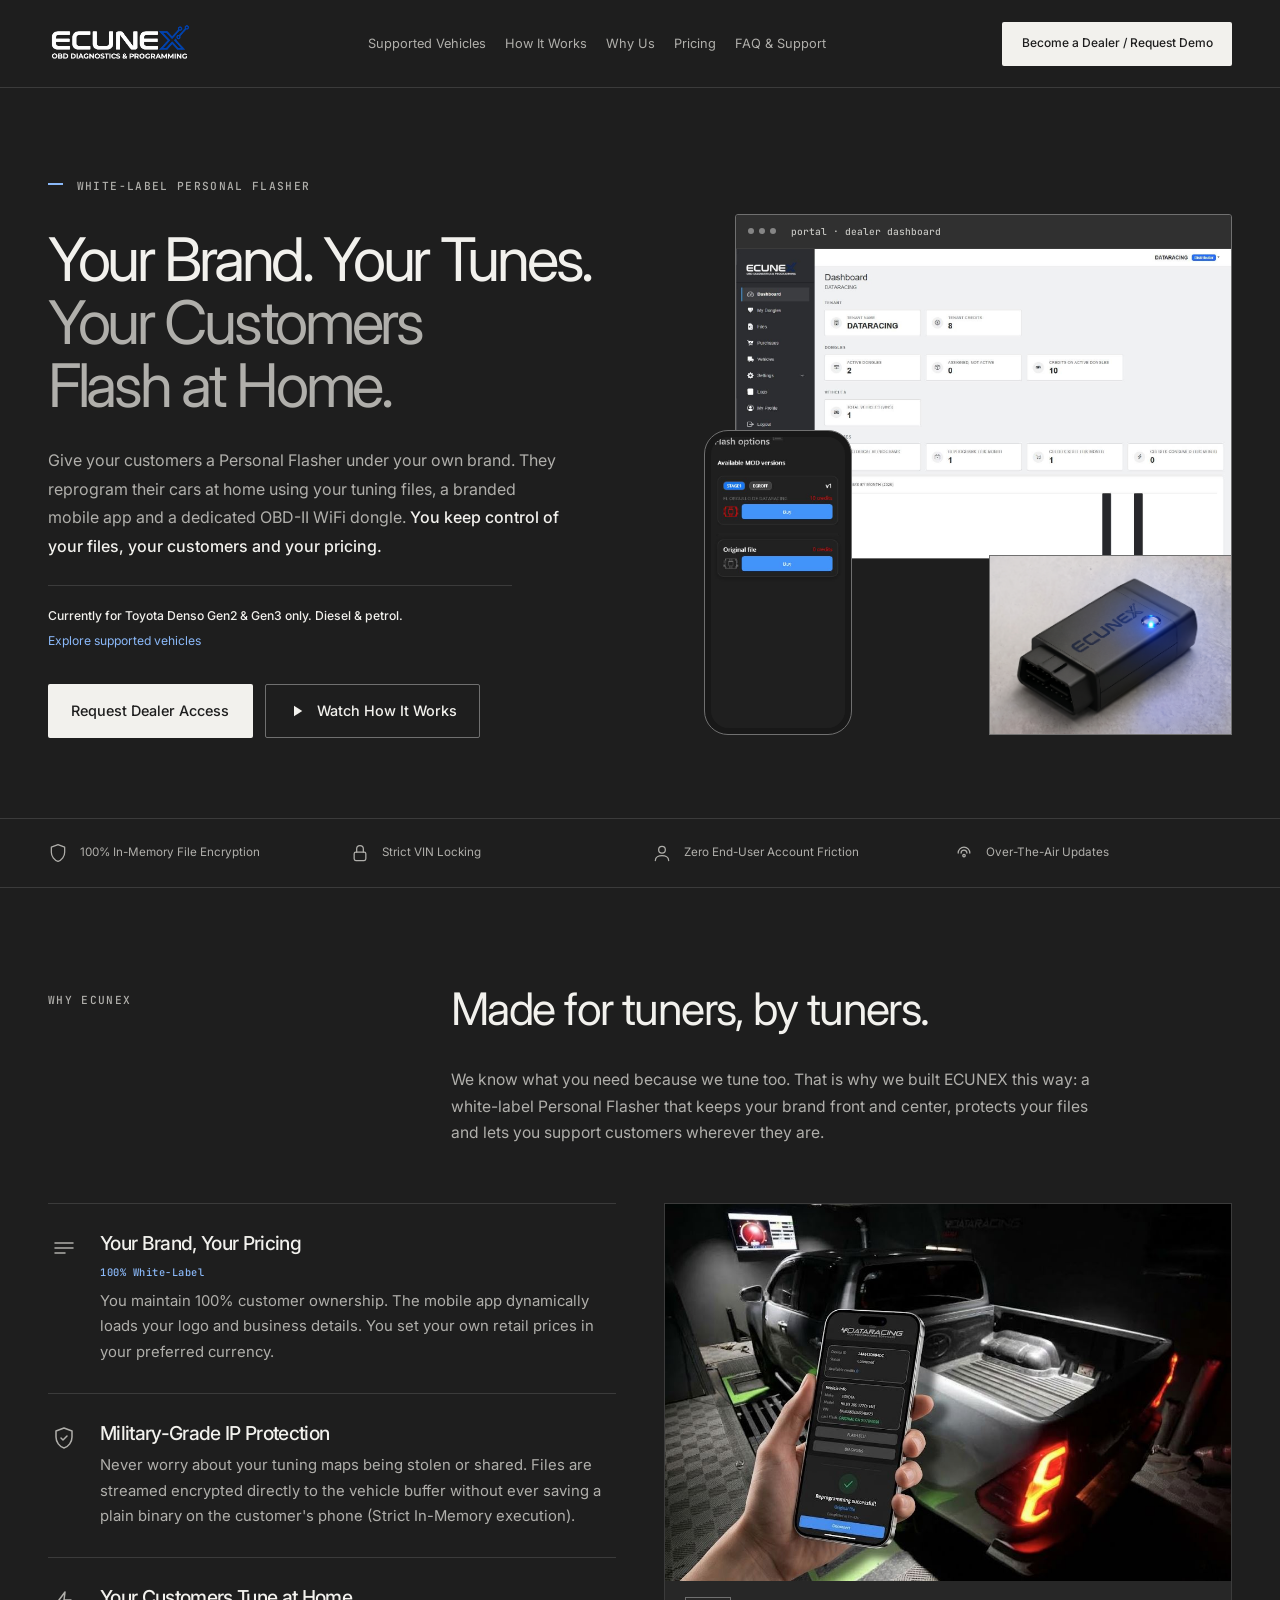
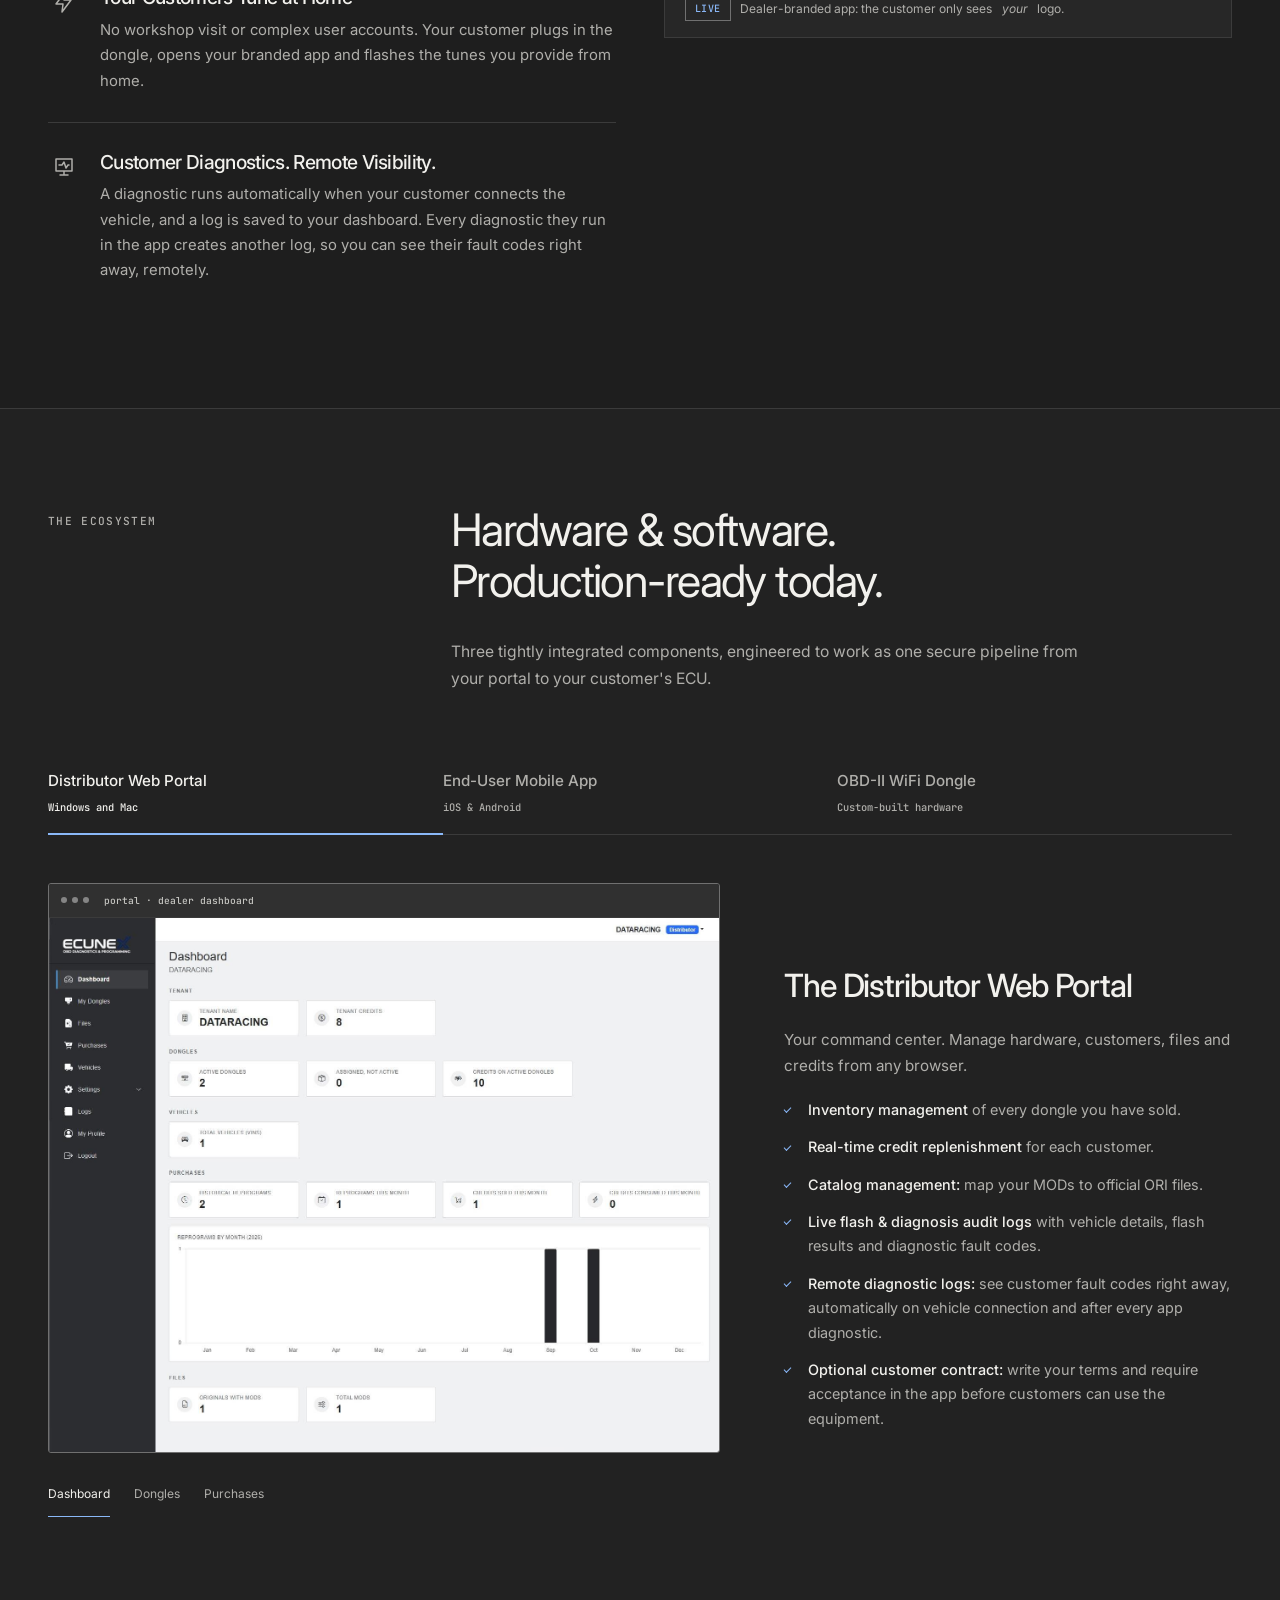
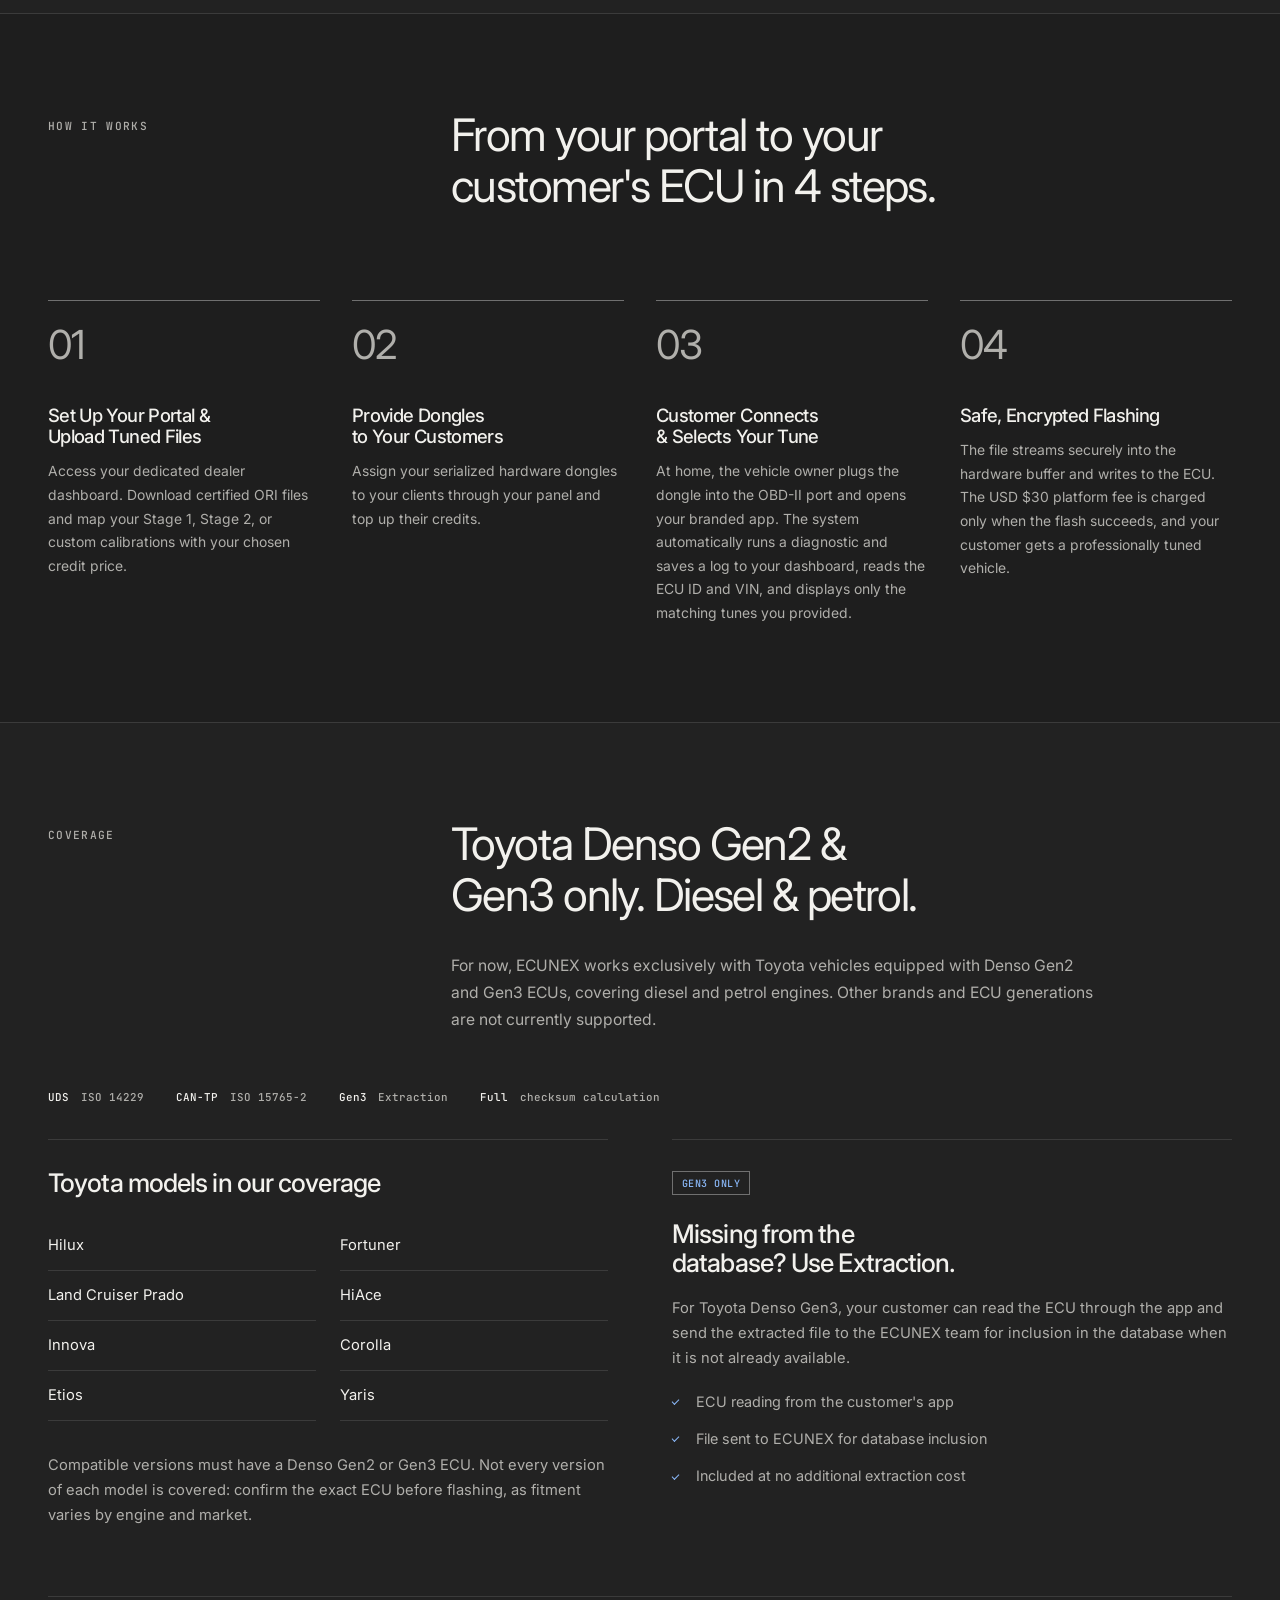
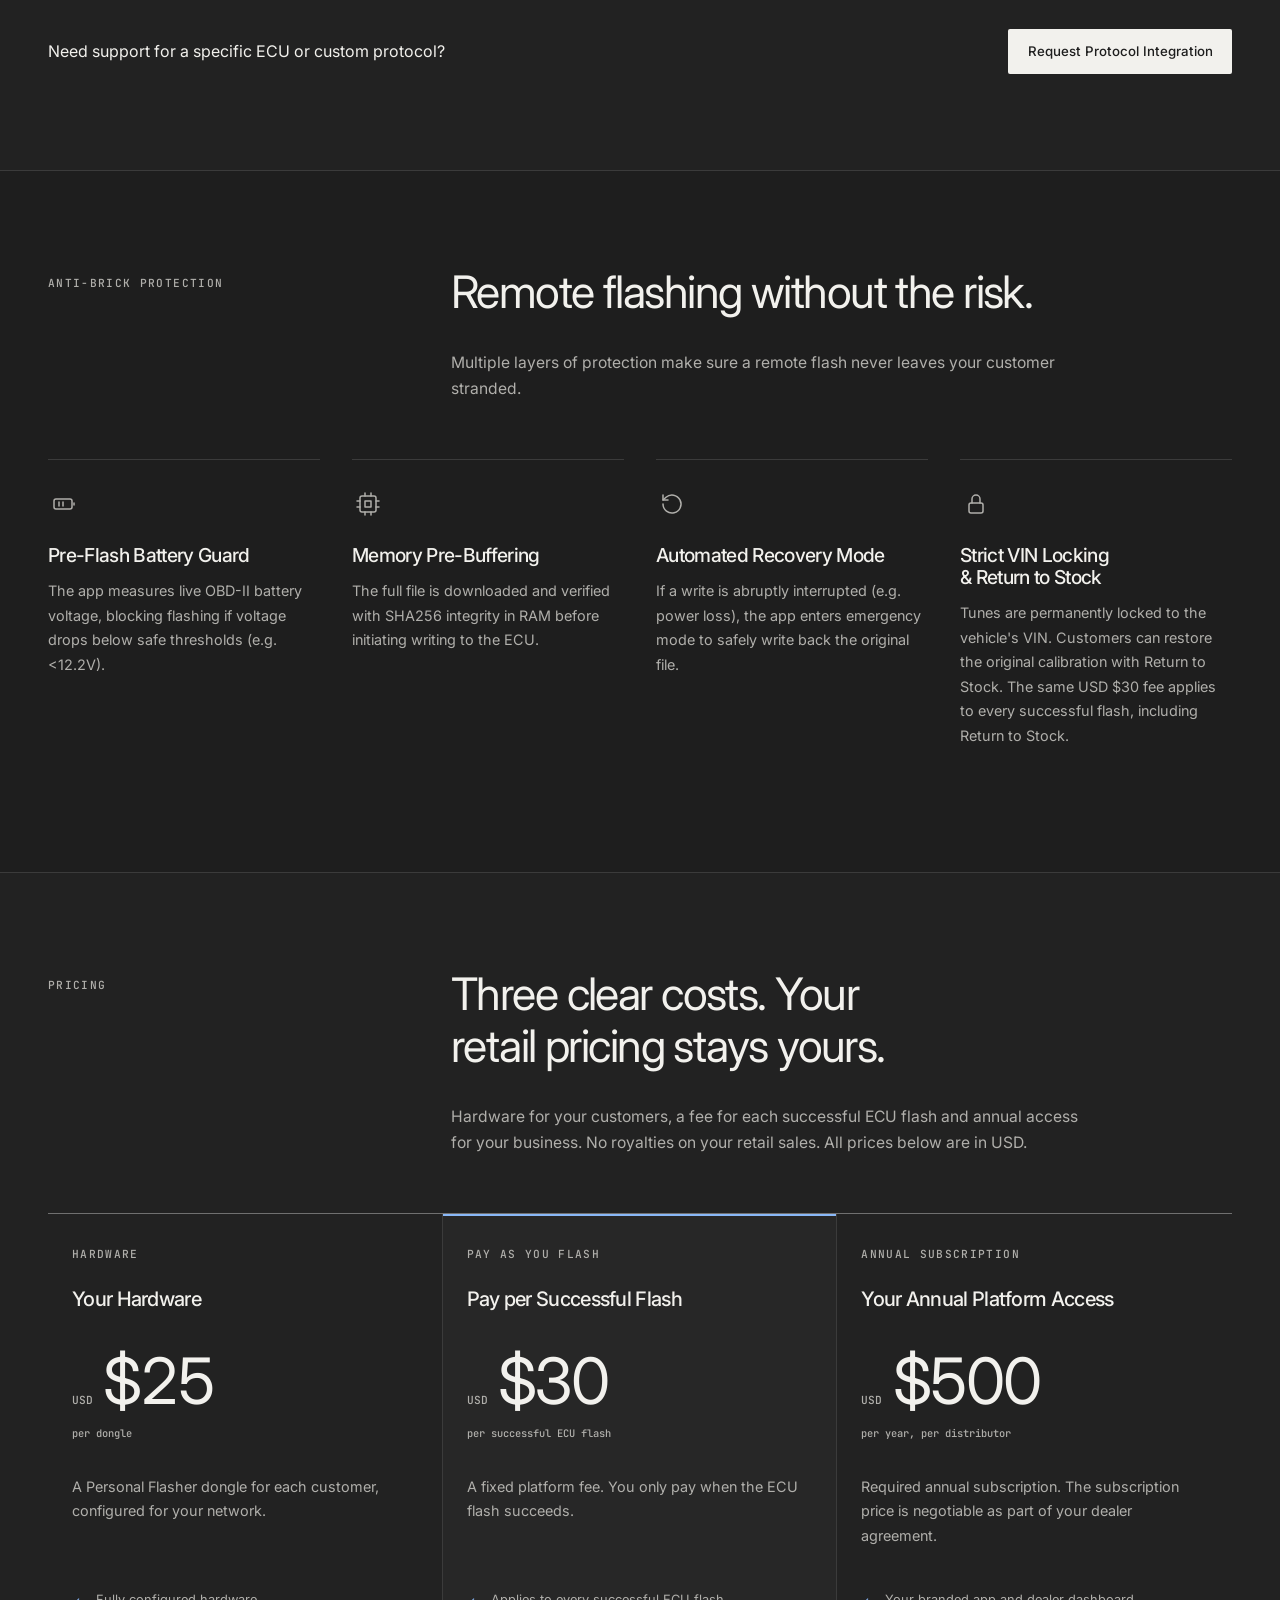
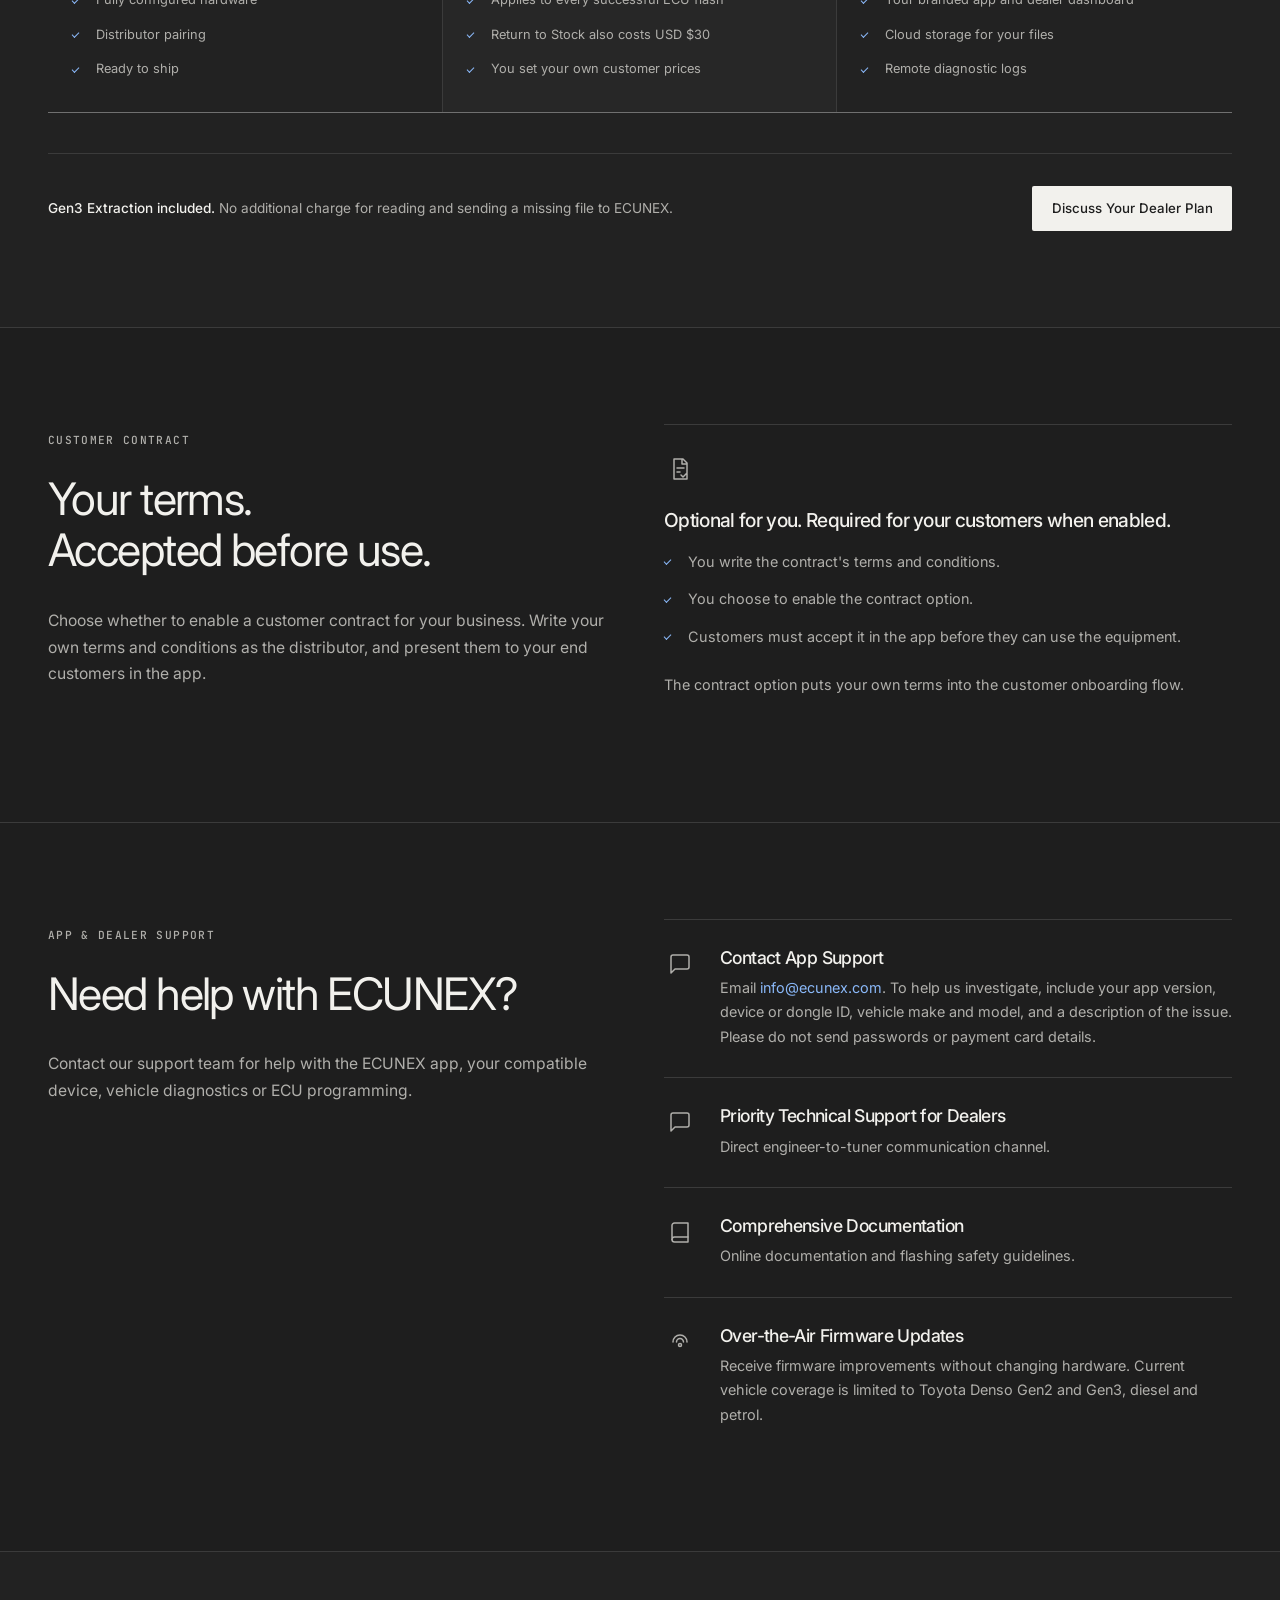
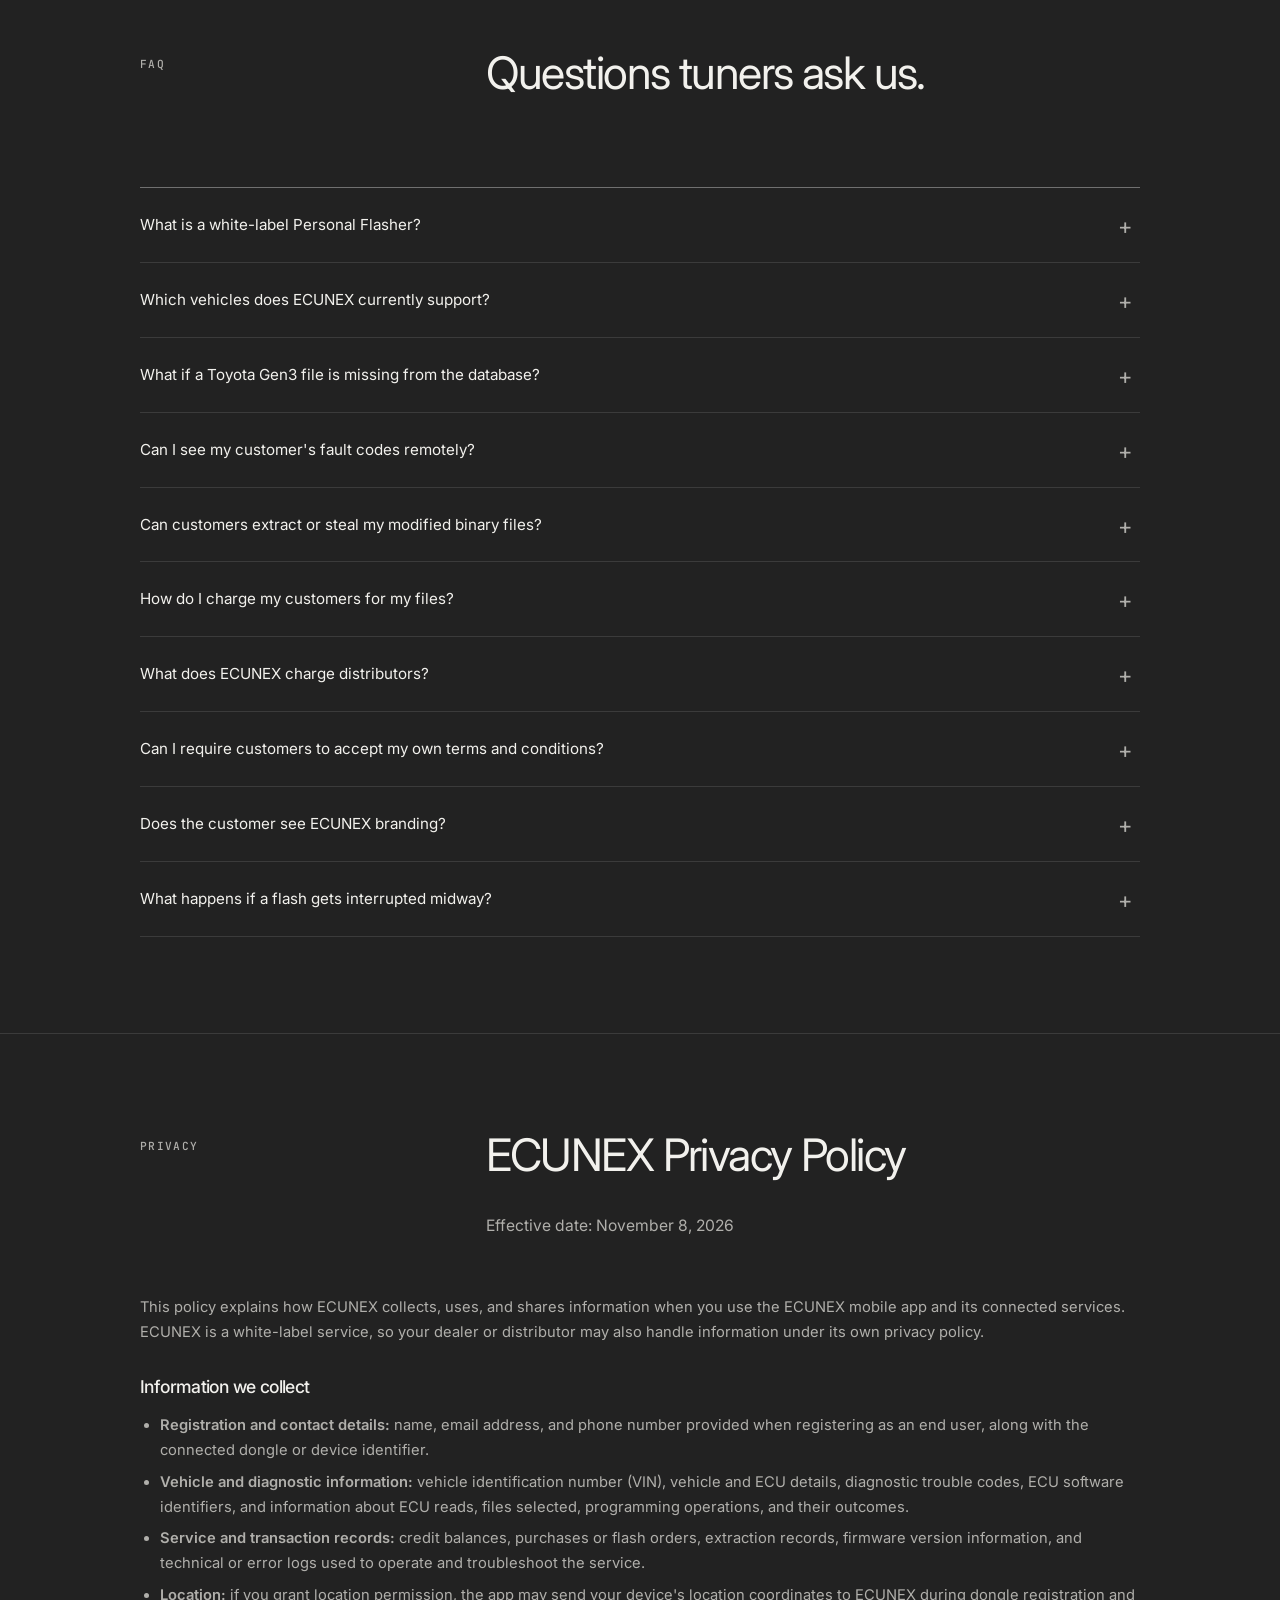
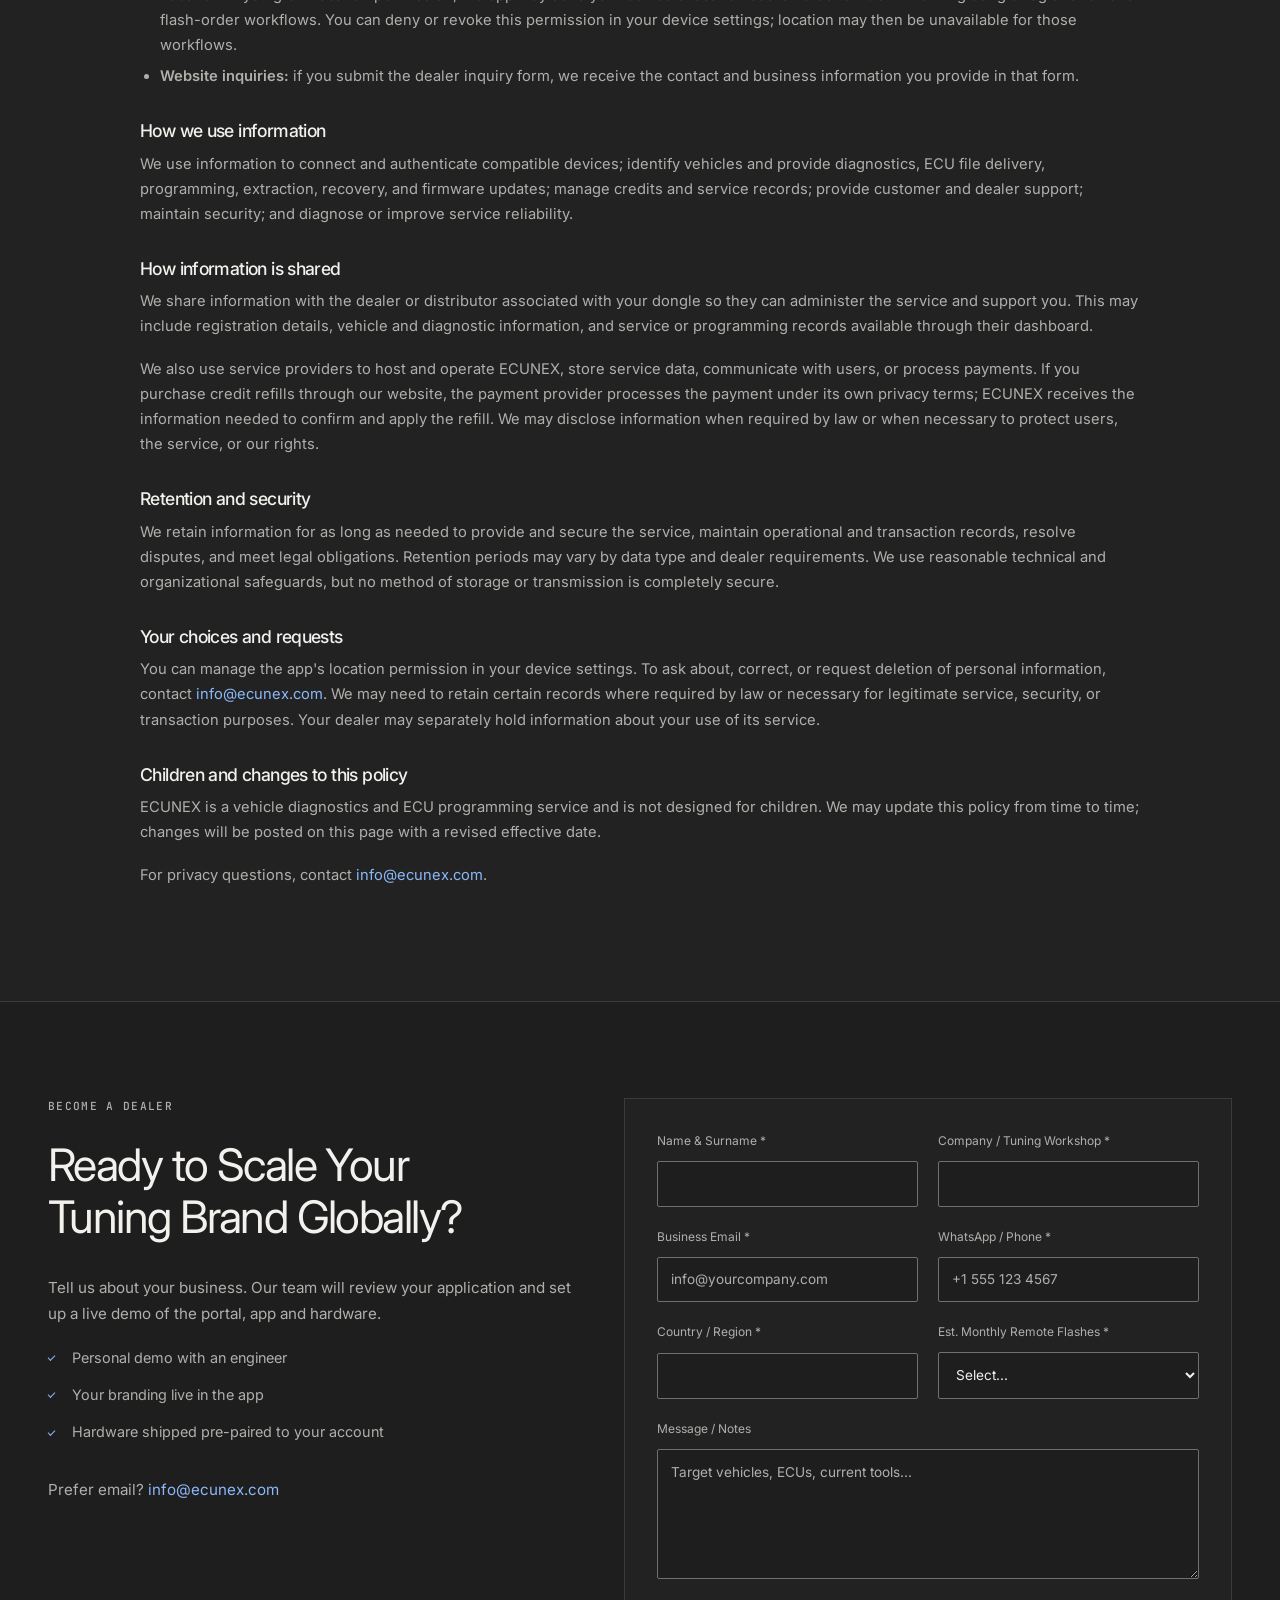
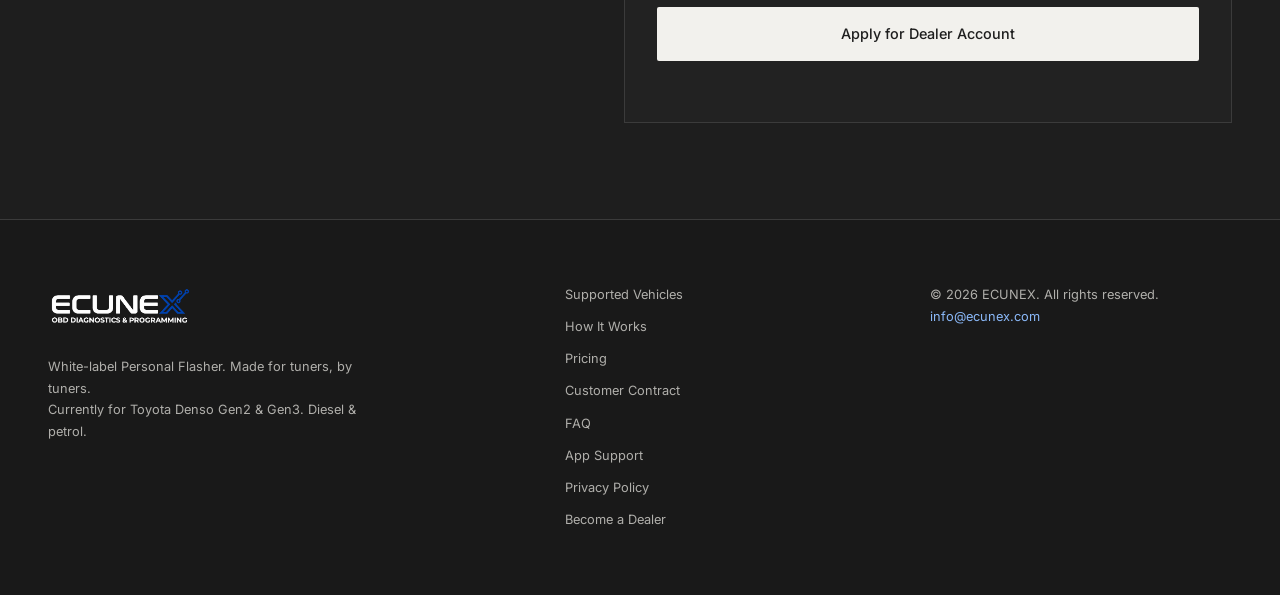
<file: index.html>
<!DOCTYPE html>
<html lang="en">
<head>
  <meta charset="utf-8">
  <meta name="viewport" content="width=device-width, initial-scale=1">
  <title>ECUNEX | White-Label Personal Flasher for Toyota Tuners</title>
  <meta name="description" content="Made for tuners, by tuners. A white-label Personal Flasher for Toyota Denso Gen2 and Gen3 diesel and petrol vehicles, with at-home flashing and remote diagnostic logs.">
  <meta name="theme-color" content="#1e1e1e">
  <link rel="canonical" href="https://www.ecunex.com/">
  <meta property="og:type" content="website">
  <meta property="og:title" content="ECUNEX | White-Label Personal Flasher for Toyota Tuners">
  <meta property="og:description" content="Your brand. Your tunes. Your customers flash at home. Currently for Toyota Denso Gen2 and Gen3 diesel and petrol vehicles, with remote diagnostic logs and Gen3 Extraction.">
  <meta property="og:url" content="https://www.ecunex.com/">
  <meta property="og:image" content="https://www.ecunex.com/images/vehicle%20and%20app.JPG">
  <link rel="icon" type="image/png" href="images/LOGO/real%20color.png">
  <link rel="preconnect" href="https://fonts.googleapis.com">
  <link rel="preconnect" href="https://fonts.gstatic.com" crossorigin>
  <link href="https://fonts.googleapis.com/css2?family=Inter:wght@400;500;600;700;800&family=JetBrains+Mono:wght@500&display=swap" rel="stylesheet">
  <link rel="stylesheet" href="css/styles.css">
  <script src="js/main.js" defer></script>
</head>
<body>
  <a class="skip-link" href="#main">Skip to content</a>

  <!-- ============ HEADER ============ -->
  <header class="site-header">
    <div class="container header-inner">
      <a class="brand" href="#top" aria-label="ECUNEX home">
        <img src="images/LOGO/real%20color.png" alt="ECUNEX - OBD Diagnostics &amp; Programming" width="150" height="50">
      </a>

      <nav class="main-nav" aria-label="Main navigation">
        <a href="#vehicles">Supported Vehicles</a>
        <a href="#how-it-works">How It Works</a>
        <a href="#why-us">Why Us</a>
        <a href="#pricing">Pricing</a>
        <a href="#faq">FAQ &amp; Support</a>
        <div class="nav-ctas-mobile">
          <a class="btn btn-ghost" href="https://admin.ecunex.com">Dealer Portal Login</a>
          <a class="btn btn-primary" href="#contact">Become a Dealer</a>
        </div>
      </nav>

      <div class="header-ctas">
        <a class="btn btn-ghost" href="https://admin.ecunex.com">Dealer Portal Login</a>
        <a class="btn btn-primary" href="#contact">Become a Dealer / Request Demo</a>
      </div>

      <button class="nav-toggle" type="button" aria-label="Toggle menu" aria-expanded="false">
        <span></span><span></span><span></span>
      </button>
    </div>
  </header>

  <main id="main">
    <!-- ============ 1. HERO ============ -->
    <section class="hero" id="top">
      <div class="container hero-grid">
        <div class="hero-copy">
          <span class="eyebrow">White-label Personal Flasher</span>
          <h1>Your Brand. Your Tunes. <span class="hero-heading-secondary">Your Customers Flash at Home.</span></h1>
          <p class="lead">Give your customers a Personal Flasher under your own brand. They reprogram their cars at home using your tuning files, a branded mobile app and a dedicated OBD-II WiFi dongle. <strong>You keep control of your files, your customers and your pricing.</strong></p>
          <p class="hero-coverage"><strong>Currently for Toyota Denso Gen2 &amp; Gen3 only. Diesel &amp; petrol.</strong> <a href="#vehicles">Explore supported vehicles</a></p>
          <div class="hero-ctas">
            <a class="btn btn-primary btn-lg" href="#contact">Request Dealer Access</a>
            <a class="btn btn-outline btn-lg" href="#how-it-works">
              <svg viewBox="0 0 24 24" width="18" height="18" aria-hidden="true"><path fill="currentColor" d="M8 5v14l11-7z"/></svg>
              Watch How It Works
            </a>
          </div>
        </div>

        <div class="hero-visual" aria-label="ECUNEX dealer dashboard, mobile app and OBD-II dongle">
          <div class="browser hero-laptop">
            <div class="browser-bar"><span></span><span></span><span></span><em>portal · dealer dashboard</em></div>
            <div class="shot fixed-ratio">
              <img src="images/portal/dash.jpg" alt="ECUNEX distributor dashboard" width="1580" height="1259">
            </div>
          </div>
          <div class="phone hero-phone">
            <div class="phone-screen">
              <img src="images/APP%20SCREENSHOTS/FLASH%20CARDS.JPG" alt="Mobile app tune selection screen" width="407" height="888">
            </div>
          </div>
          <div class="hero-dongle">
            <img src="images/dongle.jpg" alt="ECUNEX OBD-II WiFi dongle" width="2116" height="1984">
          </div>
        </div>
      </div>

      <div class="trust-bar">
        <div class="container trust-inner">
          <span><svg viewBox="0 0 24 24" aria-hidden="true"><path d="M12 2 4 5v6c0 5 3.4 9.7 8 11 4.6-1.3 8-6 8-11V5z"/></svg>100% In-Memory File Encryption</span>
          <span><svg viewBox="0 0 24 24" aria-hidden="true"><rect x="5" y="11" width="14" height="10" rx="2"/><path d="M8 11V7a4 4 0 0 1 8 0v4"/></svg>Strict VIN Locking</span>
          <span><svg viewBox="0 0 24 24" aria-hidden="true"><circle cx="12" cy="8" r="4"/><path d="M4 21c0-4 4-6 8-6s8 2 8 6"/></svg>Zero End-User Account Friction</span>
          <span><svg viewBox="0 0 24 24" aria-hidden="true"><path d="M5 12a7 7 0 0 1 14 0M8.5 12a3.5 3.5 0 0 1 7 0"/><circle cx="12" cy="15" r="1.5"/></svg>Over-The-Air Updates</span>
        </div>
      </div>
    </section>

    <!-- ============ 2. VALUE PROPOSITION ============ -->
    <section class="section" id="why-us">
      <div class="container">
        <header class="section-head reveal">
          <span class="kicker">Why ECUNEX</span>
          <h2>Made for tuners, by tuners.</h2>
          <p>We know what you need because we tune too. That is why we built ECUNEX this way: a white-label Personal Flasher that keeps your brand front and center, protects your files and lets you support customers wherever they are.</p>
        </header>

        <div class="split">
          <div class="pillars">
            <article class="card pillar reveal">
              <div class="icon"><svg viewBox="0 0 24 24" aria-hidden="true"><path d="M3 7h18M3 12h18M3 17h10"/></svg></div>
              <div>
                <h3>Your Brand, Your Pricing <small>100% White-Label</small></h3>
                <p>You maintain 100% customer ownership. The mobile app dynamically loads your logo and business details. You set your own retail prices in your preferred currency.</p>
              </div>
            </article>
            <article class="card pillar reveal">
              <div class="icon"><svg viewBox="0 0 24 24" aria-hidden="true"><path d="M12 2 4 5v6c0 5 3.4 9.7 8 11 4.6-1.3 8-6 8-11V5z"/><path d="m9 12 2 2 4-4"/></svg></div>
              <div>
                <h3>Military-Grade IP Protection</h3>
                <p>Never worry about your tuning maps being stolen or shared. Files are streamed encrypted directly to the vehicle buffer without ever saving a plain binary on the customer's phone (Strict In-Memory execution).</p>
              </div>
            </article>
            <article class="card pillar reveal">
              <div class="icon"><svg viewBox="0 0 24 24" aria-hidden="true"><path d="M13 2 4 14h7l-1 8 9-12h-7z"/></svg></div>
              <div>
                <h3>Your Customers Tune at Home</h3>
                <p>No workshop visit or complex user accounts. Your customer plugs in the dongle, opens your branded app and flashes the tunes you provide from home.</p>
              </div>
            </article>
            <article class="card pillar reveal">
              <div class="icon"><svg viewBox="0 0 24 24" aria-hidden="true"><path d="M4 4h16v12H4zM8 20h8M12 16v4M7 10h3l2-3 2 6 2-3h1"/></svg></div>
              <div>
                <h3>Customer Diagnostics. Remote Visibility.</h3>
                <p>A diagnostic runs automatically when your customer connects the vehicle, and a log is saved to your dashboard. Every diagnostic they run in the app creates another log, so you can see their fault codes right away, remotely.</p>
              </div>
            </article>
          </div>
          <figure class="feature-photo reveal">
            <img src="images/vehicle%20and%20app.JPG" alt="Customer holding a smartphone running a dealer-branded ECUNEX app next to a tuned pickup truck" width="1018" height="678" loading="lazy">
            <figcaption><span class="pill pill-ok">Live</span> Dealer-branded app: the customer only sees <em>your</em> logo.</figcaption>
          </figure>
        </div>
      </div>
    </section>

    <!-- ============ 3. PRODUCT SHOWCASE ============ -->
    <section class="section section-alt" id="ecosystem">
      <div class="container">
        <header class="section-head reveal">
          <span class="kicker">The Ecosystem</span>
          <h2>Hardware &amp; software. Production-ready today.</h2>
          <p>Three tightly integrated components, engineered to work as one secure pipeline from your portal to your customer's ECU.</p>
        </header>

        <div class="tabs reveal" role="tablist" aria-label="Product components">
          <button role="tab" id="tab-portal" aria-controls="panel-portal" aria-selected="true">
            <strong>Distributor Web Portal</strong><span>Windows and Mac</span>
          </button>
          <button role="tab" id="tab-app" aria-controls="panel-app" aria-selected="false" tabindex="-1">
            <strong>End-User Mobile App</strong><span>iOS &amp; Android</span>
          </button>
          <button role="tab" id="tab-dongle" aria-controls="panel-dongle" aria-selected="false" tabindex="-1">
            <strong>OBD-II WiFi Dongle</strong><span>Custom-built hardware</span>
          </button>
        </div>

        <!-- Tab 1 -->
        <div class="tab-panel" role="tabpanel" id="panel-portal" aria-labelledby="tab-portal">
          <div class="panel-grid">
            <div>
              <div class="browser">
                <div class="browser-bar"><span></span><span></span><span></span><em>portal · dealer dashboard</em></div>
                <div class="shot">
                  <img id="portal-main-shot" src="images/portal/dash.jpg" alt="Dealer dashboard overview" width="1580" height="1259" loading="lazy">
                </div>
              </div>
              <div class="thumbs" aria-label="Portal screenshots">
                <button type="button" aria-pressed="true" data-src="images/portal/dash.jpg" data-alt="Dealer dashboard overview">Dashboard</button>
                <button type="button" aria-pressed="false" data-src="images/portal/dongles.jpg" data-alt="Dongle inventory management">Dongles</button>
                <button type="button" aria-pressed="false" data-src="images/portal/purchases.jpg" data-alt="Purchases and credit history">Purchases</button>
              </div>
            </div>
            <div class="panel-copy">
              <h3>The Distributor Web Portal</h3>
              <p>Your command center. Manage hardware, customers, files and credits from any browser.</p>
              <ul class="check-list">
                <li><strong>Inventory management</strong> of every dongle you have sold.</li>
                <li><strong>Real-time credit replenishment</strong> for each customer.</li>
                <li><strong>Catalog management:</strong> map your MODs to official ORI files.</li>
                <li><strong>Live flash &amp; diagnosis audit logs</strong> with vehicle details, flash results and diagnostic fault codes.</li>
                <li><strong>Remote diagnostic logs:</strong> see customer fault codes right away, automatically on vehicle connection and after every app diagnostic.</li>
                <li><strong>Optional customer contract:</strong> write your terms and require acceptance in the app before customers can use the equipment.</li>
              </ul>
            </div>
          </div>
        </div>

        <!-- Tab 2 -->
        <div class="tab-panel" role="tabpanel" id="panel-app" aria-labelledby="tab-app" hidden>
          <div class="phones-row">
            <figure class="phone small"><div class="phone-screen"><img src="images/APP%20SCREENSHOTS/CONNECTED.JPG" alt="App connected to dongle" width="411" height="918" loading="lazy"></div><figcaption>Connection</figcaption></figure>
            <figure class="phone small"><div class="phone-screen"><img src="images/APP%20SCREENSHOTS/DIAGNOSIS.JPG" alt="Vehicle identification and diagnosis" width="409" height="916" loading="lazy"></div><figcaption>Diagnostics</figcaption></figure>
            <figure class="phone small"><div class="phone-screen"><img src="images/APP%20SCREENSHOTS/FLASH%20CARDS.JPG" alt="Tune selection screen" width="407" height="888" loading="lazy"></div><figcaption>Tune Selection</figcaption></figure>
            <figure class="phone small"><div class="phone-screen"><img src="images/APP%20SCREENSHOTS/FLASHING.JPG" alt="Flashing progress" width="409" height="888" loading="lazy"></div><figcaption>Flashing</figcaption></figure>
            <figure class="phone small"><div class="phone-screen"><img src="images/APP%20SCREENSHOTS/FINISH%20OK.JPG" alt="Flash completed successfully" width="408" height="888" loading="lazy"></div><figcaption>Success</figcaption></figure>
          </div>
          <ul class="feature-chips">
            <li>Instant plug-and-play connection</li>
            <li>Automatic diagnostics on vehicle connection</li>
            <li>Customer-initiated diagnostics in the app</li>
            <li>Every diagnostic logged in your dealer dashboard</li>
            <li>Customer contract acceptance when enabled by the dealer</li>
            <li>Hybrid cellular / WiFi routing</li>
            <li>Real-time battery voltage verification before writing</li>
          </ul>
        </div>

        <!-- Tab 3 -->
        <div class="tab-panel" role="tabpanel" id="panel-dongle" aria-labelledby="tab-dongle" hidden>
          <div class="panel-grid">
            <div class="dongle-photo">
              <img src="images/dongle.jpg" alt="ECUNEX high-speed OBD-II WiFi dongle" width="2116" height="1984" loading="lazy">
            </div>
            <div class="panel-copy">
              <h3>The High-Speed OBD-II WiFi Dongle</h3>
              <p>Custom-built hardware that does the heavy lifting, so the phone never has to touch the raw file.</p>
              <ul class="check-list">
                <li><strong>Standalone CAN-TP &amp; UDS</strong> hardware processor.</li>
                <li><strong>Localized buffer caching</strong> for anti-brick protection.</li>
                <li><strong>Seamless OTA firmware upgrades</strong> that expand coverage over time.</li>
                <li>Serialized and paired to your distributor account.</li>
              </ul>
            </div>
          </div>
        </div>
      </div>
    </section>

    <!-- ============ 4. HOW IT WORKS ============ -->
    <section class="section" id="how-it-works">
      <div class="container">
        <header class="section-head reveal">
          <span class="kicker">How It Works</span>
          <h2>From your portal to your customer's ECU in 4 steps.</h2>
        </header>

        <ol class="timeline">
          <li class="reveal">
            <span class="step-num">01</span>
            <h3>Set Up Your Portal &amp; Upload Tuned Files</h3>
            <p>Access your dedicated dealer dashboard. Download certified ORI files and map your Stage 1, Stage 2, or custom calibrations with your chosen credit price.</p>
          </li>
          <li class="reveal">
            <span class="step-num">02</span>
            <h3>Provide Dongles to Your Customers</h3>
            <p>Assign your serialized hardware dongles to your clients through your panel and top up their credits.</p>
          </li>
          <li class="reveal">
            <span class="step-num">03</span>
            <h3>Customer Connects &amp; Selects Your Tune</h3>
            <p>At home, the vehicle owner plugs the dongle into the OBD-II port and opens your branded app. The system automatically runs a diagnostic and saves a log to your dashboard, reads the ECU ID and VIN, and displays only the matching tunes you provided.</p>
          </li>
          <li class="reveal">
            <span class="step-num">04</span>
            <h3>Safe, Encrypted Flashing</h3>
            <p>The file streams securely into the hardware buffer and writes to the ECU. The USD $30 platform fee is charged only when the flash succeeds, and your customer gets a professionally tuned vehicle.</p>
          </li>
        </ol>
      </div>
    </section>

    <!-- ============ 5. SUPPORTED VEHICLES ============ -->
    <section class="section section-alt" id="vehicles">
      <div class="container">
        <header class="section-head reveal">
          <span class="kicker">Coverage</span>
          <h2>Toyota Denso Gen2 &amp; Gen3 only. Diesel &amp; petrol.</h2>
          <p>For now, ECUNEX works exclusively with Toyota vehicles equipped with Denso Gen2 and Gen3 ECUs, covering diesel and petrol engines. Other brands and ECU generations are not currently supported.</p>
        </header>

        <div class="protocol-badges reveal">
          <span class="badge"><b>UDS</b> ISO 14229</span>
          <span class="badge"><b>CAN-TP</b> ISO 15765-2</span>
          <span class="badge"><b>Gen3</b> Extraction</span>
          <span class="badge"><b>Full</b> checksum calculation</span>
        </div>

        <div class="coverage-grid">
          <article class="card coverage-card reveal">
            <h3>Toyota models in our coverage</h3>
            <ul class="vehicle-models" aria-label="Toyota models">
              <li>Hilux</li>
              <li>Fortuner</li>
              <li>Land Cruiser Prado</li>
              <li>HiAce</li>
              <li>Innova</li>
              <li>Corolla</li>
              <li>Etios</li>
              <li>Yaris</li>
            </ul>
            <p class="muted">Compatible versions must have a Denso Gen2 or Gen3 ECU. Not every version of each model is covered: confirm the exact ECU before flashing, as fitment varies by engine and market.</p>
          </article>
          <article class="card coverage-card reveal">
            <span class="pill pill-ok">Gen3 only</span>
            <h3>Missing from the database? Use Extraction.</h3>
            <p class="muted">For Toyota Denso Gen3, your customer can read the ECU through the app and send the extracted file to the ECUNEX team for inclusion in the database when it is not already available.</p>
            <ul class="check-list">
              <li>ECU reading from the customer's app</li>
              <li>File sent to ECUNEX for database inclusion</li>
              <li>Included at no additional extraction cost</li>
            </ul>
          </article>
        </div>

        <div class="cta-banner reveal">
          <p>Need support for a specific ECU or custom protocol?</p>
          <a class="btn btn-primary" href="#contact">Request Protocol Integration</a>
        </div>
      </div>
    </section>

    <!-- ============ 6. SAFETY ============ -->
    <section class="section" id="safety">
      <div class="container">
        <header class="section-head reveal">
          <span class="kicker">Anti-Brick Protection</span>
          <h2>Remote flashing without the risk.</h2>
          <p>Multiple layers of protection make sure a remote flash never leaves your customer stranded.</p>
        </header>

        <div class="grid-4">
          <article class="card feature reveal">
            <div class="icon"><svg viewBox="0 0 24 24" aria-hidden="true"><rect x="2" y="7" width="18" height="10" rx="2"/><path d="M22 11v2M7 10v4M11 10v4"/></svg></div>
            <h3>Pre-Flash Battery Guard</h3>
            <p>The app measures live OBD-II battery voltage, blocking flashing if voltage drops below safe thresholds (e.g. &lt;12.2V).</p>
          </article>
          <article class="card feature reveal">
            <div class="icon"><svg viewBox="0 0 24 24" aria-hidden="true"><rect x="4" y="4" width="16" height="16" rx="2"/><path d="M9 9h6v6H9zM9 1v3M15 1v3M9 20v3M15 20v3M1 9h3M1 15h3M20 9h3M20 15h3"/></svg></div>
            <h3>Memory Pre-Buffering</h3>
            <p>The full file is downloaded and verified with SHA256 integrity in RAM before initiating writing to the ECU.</p>
          </article>
          <article class="card feature reveal">
            <div class="icon"><svg viewBox="0 0 24 24" aria-hidden="true"><path d="M3 12a9 9 0 1 0 3-6.7L3 8"/><path d="M3 3v5h5"/></svg></div>
            <h3>Automated Recovery Mode</h3>
            <p>If a write is abruptly interrupted (e.g. power loss), the app enters emergency mode to safely write back the original file.</p>
          </article>
          <article class="card feature reveal">
            <div class="icon"><svg viewBox="0 0 24 24" aria-hidden="true"><rect x="5" y="11" width="14" height="10" rx="2"/><path d="M8 11V7a4 4 0 0 1 8 0v4"/></svg></div>
            <h3>Strict VIN Locking &amp; Return to Stock</h3>
            <p>Tunes are permanently locked to the vehicle's VIN. Customers can restore the original calibration with Return to Stock. The same USD $30 fee applies to every successful flash, including Return to Stock.</p>
          </article>
        </div>
      </div>
    </section>

    <!-- ============ 7. PRICING ============ -->
    <section class="section section-alt" id="pricing">
      <div class="container">
        <header class="section-head reveal">
          <span class="kicker">Pricing</span>
          <h2>Three clear costs. Your retail pricing stays yours.</h2>
          <p>Hardware for your customers, a fee for each successful ECU flash and annual access for your business. No royalties on your retail sales. All prices below are in USD.</p>
        </header>

        <div class="pricing-grid">
          <article class="card price-card reveal">
            <span class="price-label">Hardware</span>
            <h3>Your Hardware</h3>
            <div class="price-amount"><span class="price-currency">USD</span> <strong>$25</strong></div>
            <p class="price-unit">per dongle</p>
            <p class="muted">A Personal Flasher dongle for each customer, configured for your network.</p>
            <ul class="check-list">
              <li>Fully configured hardware</li>
              <li>Distributor pairing</li>
              <li>Ready to ship</li>
            </ul>
          </article>

          <article class="card price-card highlight reveal">
            <span class="price-label">Pay as you flash</span>
            <h3>Pay per Successful Flash</h3>
            <div class="price-amount"><span class="price-currency">USD</span> <strong>$30</strong></div>
            <p class="price-unit">per successful ECU flash</p>
            <p class="muted">A fixed platform fee. You only pay when the ECU flash succeeds.</p>
            <ul class="check-list">
              <li>Applies to every successful ECU flash</li>
              <li>Return to Stock also costs USD $30</li>
              <li>You set your own customer prices</li>
            </ul>
          </article>
          <article class="card price-card reveal">
            <span class="price-label">Annual subscription</span>
            <h3>Your Annual Platform Access</h3>
            <div class="price-amount"><span class="price-currency">USD</span> <strong>$500</strong></div>
            <p class="price-unit">per year, per distributor</p>
            <p class="muted">Required annual subscription. The subscription price is negotiable as part of your dealer agreement.</p>
            <ul class="check-list">
              <li>Your branded app and dealer dashboard</li>
              <li>Cloud storage for your files</li>
              <li>Remote diagnostic logs</li>
            </ul>
          </article>
        </div>
        <div class="cta-banner pricing-cta reveal">
          <p><strong>Gen3 Extraction included.</strong> No additional charge for reading and sending a missing file to ECUNEX.</p>
          <a class="btn btn-primary" href="#contact">Discuss Your Dealer Plan</a>
        </div>
      </div>
    </section>

    <section class="section" id="contract">
      <div class="container support">
        <header class="section-head left reveal">
          <span class="kicker">Customer Contract</span>
          <h2>Your terms. Accepted before use.</h2>
          <p>Choose whether to enable a customer contract for your business. Write your own terms and conditions as the distributor, and present them to your end customers in the app.</p>
        </header>
        <article class="card feature reveal">
          <div class="icon"><svg viewBox="0 0 24 24" aria-hidden="true"><path d="M6 2h9l4 4v16H6zM14 2v5h5M9 11h7M9 15h3m1 3 2 2 4-4"/></svg></div>
          <h3>Optional for you. Required for your customers when enabled.</h3>
          <ul class="check-list">
            <li>You write the contract's terms and conditions.</li>
            <li>You choose to enable the contract option.</li>
            <li>Customers must accept it in the app before they can use the equipment.</li>
          </ul>
          <p>The contract option puts your own terms into the customer onboarding flow.</p>
        </article>
      </div>
    </section>

    <!-- ============ 8. SUPPORT ============ -->
    <section class="section" id="support">
      <div class="container support">
        <header class="section-head left reveal">
          <span class="kicker">App &amp; Dealer Support</span>
          <h2>Need help with ECUNEX?</h2>
          <p>Contact our support team for help with the ECUNEX app, your compatible device, vehicle diagnostics or ECU programming.</p>
        </header>
        <div class="support-list">
          <article class="card support-item reveal">
            <div class="icon"><svg viewBox="0 0 24 24" aria-hidden="true"><path d="M21 15a2 2 0 0 1-2 2H7l-4 4V5a2 2 0 0 1 2-2h14a2 2 0 0 1 2 2z"/></svg></div>
            <div><h3>Contact App Support</h3><p>Email <a href="mailto:info@ecunex.com">info@ecunex.com</a>. To help us investigate, include your app version, device or dongle ID, vehicle make and model, and a description of the issue. Please do not send passwords or payment card details.</p></div>
          </article>
          <article class="card support-item reveal">
            <div class="icon"><svg viewBox="0 0 24 24" aria-hidden="true"><path d="M21 15a2 2 0 0 1-2 2H7l-4 4V5a2 2 0 0 1 2-2h14a2 2 0 0 1 2 2z"/></svg></div>
            <div><h3>Priority Technical Support for Dealers</h3><p>Direct engineer-to-tuner communication channel.</p></div>
          </article>
          <article class="card support-item reveal">
            <div class="icon"><svg viewBox="0 0 24 24" aria-hidden="true"><path d="M4 19.5A2.5 2.5 0 0 1 6.5 17H20V3H6.5A2.5 2.5 0 0 0 4 5.5z"/><path d="M4 19.5A2.5 2.5 0 0 0 6.5 22H20v-5"/></svg></div>
            <div><h3>Comprehensive Documentation</h3><p>Online documentation and flashing safety guidelines.</p></div>
          </article>
          <article class="card support-item reveal">
            <div class="icon"><svg viewBox="0 0 24 24" aria-hidden="true"><path d="M5 12a7 7 0 0 1 14 0M8.5 12a3.5 3.5 0 0 1 7 0"/><circle cx="12" cy="15" r="1.5"/></svg></div>
            <div><h3>Over-the-Air Firmware Updates</h3><p>Receive firmware improvements without changing hardware. Current vehicle coverage is limited to Toyota Denso Gen2 and Gen3, diesel and petrol.</p></div>
          </article>
        </div>
      </div>
    </section>

    <!-- ============ 9. FAQ ============ -->
    <section class="section section-alt" id="faq">
      <div class="container narrow">
        <header class="section-head reveal">
          <span class="kicker">FAQ</span>
          <h2>Questions tuners ask us.</h2>
        </header>
        <div class="faq reveal">
          <details>
            <summary>What is a white-label Personal Flasher?</summary>
            <p>It is a system you offer under your own tuning brand so customers can reprogram their cars at home. You provide the tunes and the dongle; they use your branded mobile app. You retain control of your files, pricing and customer relationships.</p>
          </details>
          <details>
            <summary>Which vehicles does ECUNEX currently support?</summary>
            <p>Currently, only Toyota diesel and petrol vehicles equipped with Denso Gen2 or Gen3 ECUs. Models include Hilux, Fortuner, Land Cruiser Prado, HiAce, Innova, Corolla, Etios and Yaris, in compatible versions. Confirm the exact ECU, as fitment varies by engine and market. Other brands and ECU generations are not currently supported.</p>
          </details>
          <details>
            <summary>What if a Toyota Gen3 file is missing from the database?</summary>
            <p>The customer can use Extraction in the app to read the Toyota Denso Gen3 ECU and send the file to the ECUNEX team for inclusion in the database. Extraction is included at no additional cost; it is not a paid ECU flash. This reading feature is available for Gen3 only.</p>
          </details>
          <details>
            <summary>Can I see my customer's fault codes remotely?</summary>
            <p>Yes. When your customer connects the vehicle, a diagnostic runs automatically and a log is saved to your dealer dashboard. Every diagnostic the customer runs in the app also creates a dashboard log. Your customer can diagnose the vehicle from home, and you can see their fault codes right away without being next to the car.</p>
          </details>
          <details>
            <summary>Can customers extract or steal my modified binary files?</summary>
            <p>No. The mobile app never writes the binary file to the device storage. The stream is decrypted only in RAM and transmitted in encrypted chunks directly to the dongle buffer.</p>
          </details>
          <details>
            <summary>How do I charge my customers for my files?</summary>
            <p>You have complete freedom. You manage your own retail pricing and billing channels (PayPal, Stripe, bank transfer, local gateways). You simply assign internal credits to your customer's dongle through your portal.</p>
          </details>
          <details>
            <summary>What does ECUNEX charge distributors?</summary>
            <p>USD $25 per dongle, USD $30 for every successful ECU flash, including Return to Stock, and a required annual subscription of USD $500 per distributor. The annual subscription price is negotiable. Gen3 Extraction is included without an additional extraction fee.</p>
          </details>
          <details>
            <summary>Can I require customers to accept my own terms and conditions?</summary>
            <p>Yes. As a distributor, you can write your own contract and enable the contract option. When enabled, end customers must accept your terms and conditions in the app before they can use the equipment. Enabling this option is your choice.</p>
          </details>
          <details>
            <summary>Does the customer see ECUNEX branding?</summary>
            <p>No. The system operates as a white-label distributor solution. The mobile app presents your business name, logo, and contact channels.</p>
          </details>
          <details>
            <summary>What happens if a flash gets interrupted midway?</summary>
            <p>The app includes a built-in recovery routine. It will bypass normal identification and automatically restore the original stock file to bring the ECU back to working condition.</p>
          </details>
        </div>
      </div>
    </section>

    <!-- ============ 10. PRIVACY POLICY ============ -->
    <section class="section section-alt" id="privacy">
      <div class="container narrow">
        <header class="section-head reveal">
          <span class="kicker">Privacy</span>
          <h2>ECUNEX Privacy Policy</h2>
          <p>Effective date: November 8, 2026</p>
        </header>
        <div class="privacy-content">
          <p>This policy explains how ECUNEX collects, uses, and shares information when you use the ECUNEX mobile app and its connected services. ECUNEX is a white-label service, so your dealer or distributor may also handle information under its own privacy policy.</p>

          <h3>Information we collect</h3>
          <ul>
            <li><strong>Registration and contact details:</strong> name, email address, and phone number provided when registering as an end user, along with the connected dongle or device identifier.</li>
            <li><strong>Vehicle and diagnostic information:</strong> vehicle identification number (VIN), vehicle and ECU details, diagnostic trouble codes, ECU software identifiers, and information about ECU reads, files selected, programming operations, and their outcomes.</li>
            <li><strong>Service and transaction records:</strong> credit balances, purchases or flash orders, extraction records, firmware version information, and technical or error logs used to operate and troubleshoot the service.</li>
            <li><strong>Location:</strong> if you grant location permission, the app may send your device's location coordinates to ECUNEX during dongle registration and flash-order workflows. You can deny or revoke this permission in your device settings; location may then be unavailable for those workflows.</li>
            <li><strong>Website inquiries:</strong> if you submit the dealer inquiry form, we receive the contact and business information you provide in that form.</li>
          </ul>

          <h3>How we use information</h3>
          <p>We use information to connect and authenticate compatible devices; identify vehicles and provide diagnostics, ECU file delivery, programming, extraction, recovery, and firmware updates; manage credits and service records; provide customer and dealer support; maintain security; and diagnose or improve service reliability.</p>

          <h3>How information is shared</h3>
          <p>We share information with the dealer or distributor associated with your dongle so they can administer the service and support you. This may include registration details, vehicle and diagnostic information, and service or programming records available through their dashboard.</p>
          <p>We also use service providers to host and operate ECUNEX, store service data, communicate with users, or process payments. If you purchase credit refills through our website, the payment provider processes the payment under its own privacy terms; ECUNEX receives the information needed to confirm and apply the refill. We may disclose information when required by law or when necessary to protect users, the service, or our rights.</p>

          <h3>Retention and security</h3>
          <p>We retain information for as long as needed to provide and secure the service, maintain operational and transaction records, resolve disputes, and meet legal obligations. Retention periods may vary by data type and dealer requirements. We use reasonable technical and organizational safeguards, but no method of storage or transmission is completely secure.</p>

          <h3>Your choices and requests</h3>
          <p>You can manage the app's location permission in your device settings. To ask about, correct, or request deletion of personal information, contact <a href="mailto:info@ecunex.com">info@ecunex.com</a>. We may need to retain certain records where required by law or necessary for legitimate service, security, or transaction purposes. Your dealer may separately hold information about your use of its service.</p>

          <h3>Children and changes to this policy</h3>
          <p>ECUNEX is a vehicle diagnostics and ECU programming service and is not designed for children. We may update this policy from time to time; changes will be posted on this page with a revised effective date.</p>

          <p>For privacy questions, contact <a href="mailto:info@ecunex.com">info@ecunex.com</a>.</p>
        </div>
      </div>
    </section>

    <!-- ============ 11. CONTACT ============ -->
    <section class="section contact" id="contact">
      <div class="container contact-grid">
        <div class="contact-copy reveal">
          <span class="kicker">Become a Dealer</span>
          <h2>Ready to Scale Your Tuning Brand Globally?</h2>
          <p>Tell us about your business. Our team will review your application and set up a live demo of the portal, app and hardware.</p>
          <ul class="check-list">
            <li>Personal demo with an engineer</li>
            <li>Your branding live in the app</li>
            <li>Hardware shipped pre-paired to your account</li>
          </ul>
          <p class="muted">Prefer email? <a href="mailto:info@ecunex.com">info@ecunex.com</a></p>
        </div>

        <!-- Posts JSON to the .NET API, which relays it via configured SMTP to info@ecunex.com -->
        <form id="dealer-form" class="card form reveal" action="https://api.ecunex.com/api/dealer-applications" method="post" novalidate>
          <div class="field-row">
            <label class="field"><span>Name &amp; Surname *</span>
              <input name="fullName" type="text" required maxlength="100" autocomplete="name"></label>
            <label class="field"><span>Company / Tuning Workshop *</span>
              <input name="company" type="text" required maxlength="120" autocomplete="organization"></label>
          </div>
          <div class="field-row">
            <label class="field"><span>Business Email *</span>
              <input name="email" type="email" required maxlength="150" placeholder="info@yourcompany.com" autocomplete="email"></label>
            <label class="field"><span>WhatsApp / Phone *</span>
              <input name="phone" type="tel" required maxlength="30" placeholder="+1 555 123 4567" pattern="(?=(?:[^0-9]*[0-9]){7})\+?[0-9 \(\)\-]{7,30}" autocomplete="tel"></label>
          </div>
          <div class="field-row">
            <label class="field"><span>Country / Region *</span>
              <input name="country" type="text" required maxlength="80" autocomplete="country-name"></label>
            <label class="field"><span>Est. Monthly Remote Flashes *</span>
              <select name="monthlyVolume" required>
                <option value="">Select...</option>
                <option value="1-10">1 - 10</option>
                <option value="10-50">10 - 50</option>
                <option value="50+">50+</option>
              </select></label>
          </div>
          <label class="field"><span>Message / Notes</span>
            <textarea name="message" rows="4" maxlength="2000" placeholder="Target vehicles, ECUs, current tools..."></textarea></label>
          <label class="hp" aria-hidden="true">Website <input name="website" type="text" maxlength="100" tabindex="-1" autocomplete="off"></label>
          <button class="btn btn-primary btn-lg btn-block" type="submit">Apply for Dealer Account</button>
          <p id="form-status" class="form-status" role="status" aria-live="polite"></p>
        </form>
      </div>
    </section>
  </main>

  <!-- ============ FOOTER ============ -->
  <footer class="site-footer">
    <div class="container footer-inner">
      <div>
        <img src="images/LOGO/real%20color.png" alt="ECUNEX" width="140" height="47" loading="lazy">
        <p class="muted">White-label Personal Flasher. Made for tuners, by tuners.<br>Currently for Toyota Denso Gen2 &amp; Gen3. Diesel &amp; petrol.</p>
      </div>
      <nav aria-label="Footer">
        <a href="#vehicles">Supported Vehicles</a>
        <a href="#how-it-works">How It Works</a>
        <a href="#pricing">Pricing</a>
        <a href="#contract">Customer Contract</a>
        <a href="#faq">FAQ</a>
        <a href="#support">App Support</a>
        <a href="#privacy">Privacy Policy</a>
        <a href="#contact">Become a Dealer</a>
      </nav>
      <p class="muted">&copy; <span id="year">2026</span> ECUNEX. All rights reserved.<br><a href="mailto:info@ecunex.com">info@ecunex.com</a></p>
    </div>
  </footer>
</body>
</html>
</file>
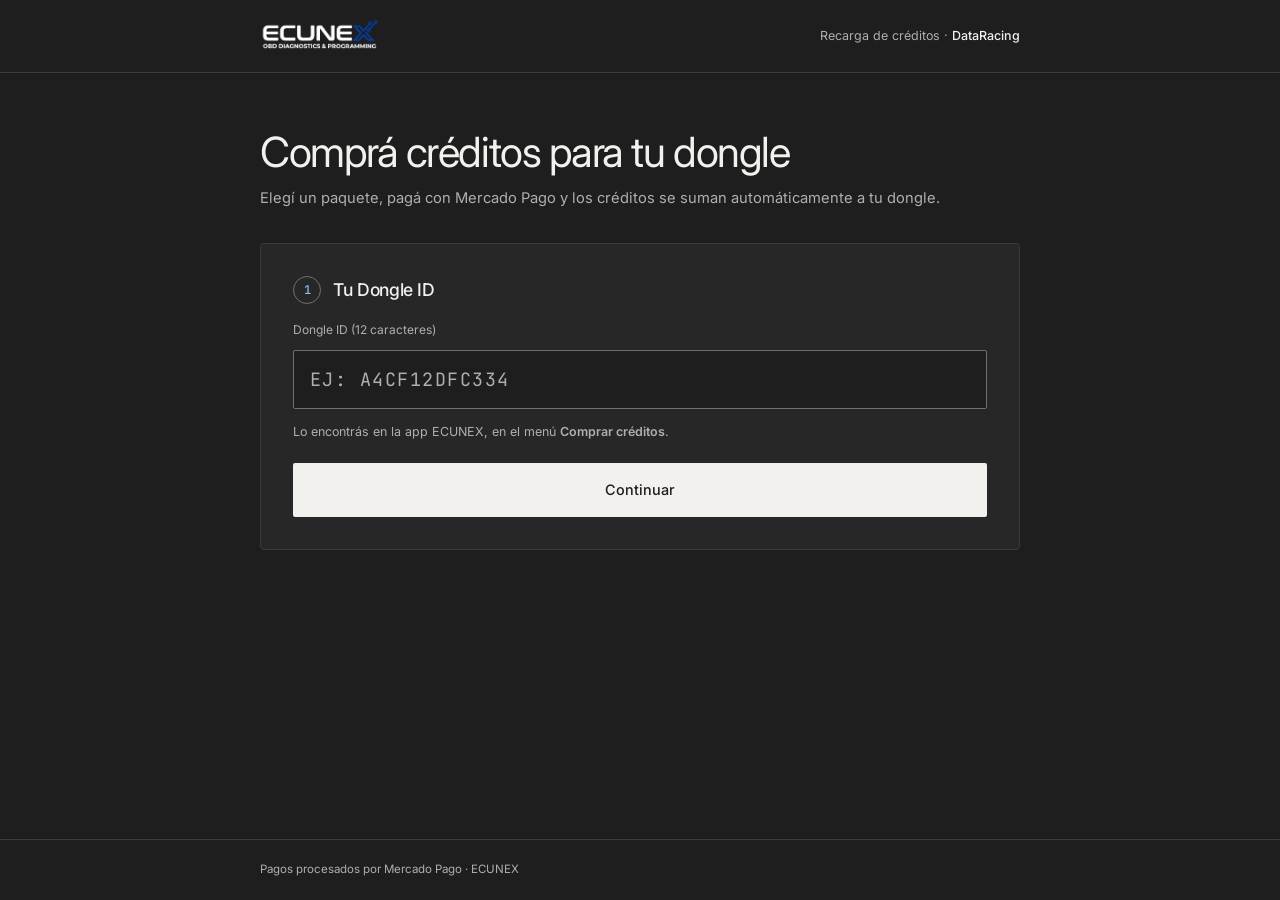
<file: refill/dataracing/index.html>
<!DOCTYPE html>
<html lang="es">
<head>
  <meta charset="utf-8">
  <meta name="viewport" content="width=device-width, initial-scale=1, viewport-fit=cover">
  <title>Recarga de créditos | DataRacing · ECUNEX</title>
  <meta name="description" content="Comprá créditos para tu dongle ECUNEX y pagá con Mercado Pago.">
  <meta name="robots" content="noindex, nofollow">
  <meta name="referrer" content="strict-origin-when-cross-origin">
  <meta name="theme-color" content="#1e1e1e">
  <link rel="icon" type="image/png" href="/images/LOGO/real%20color.png">
  <link rel="preconnect" href="https://fonts.googleapis.com">
  <link rel="preconnect" href="https://fonts.gstatic.com" crossorigin>
  <link href="https://fonts.googleapis.com/css2?family=Inter:wght@400;500;600;700&family=JetBrains+Mono:wght@500&display=swap" rel="stylesheet">
  <link rel="stylesheet" href="/css/styles.css">
  <link rel="stylesheet" href="/refill/refill.css">
  <script src="/refill/refill.js" defer></script>
</head>
<body class="refill-page" data-tenant="dataracing" data-api="https://api.ecunex.com" data-api-dev="https://localhost:7139">
  <header class="refill-header">
    <div class="refill-container refill-header-inner">
      <a class="brand" href="/" aria-label="ECUNEX">
        <img src="/images/LOGO/real%20color.png" alt="ECUNEX" width="150" height="50">
      </a>
      <span class="refill-tenant">Recarga de créditos · <strong>DataRacing</strong></span>
    </div>
  </header>

  <main class="refill-container refill-main" id="main">
    <h1 class="refill-title">Comprá créditos para tu dongle</h1>
    <p class="muted refill-subtitle">Elegí un paquete, pagá con Mercado Pago y los créditos se suman automáticamente a tu dongle.</p>

    <noscript><p class="refill-alert error">Necesitás habilitar JavaScript para comprar créditos.</p></noscript>

    <!-- Step 1: dongle -->
    <section class="refill-card" id="step-dongle" aria-labelledby="dongle-title">
      <h2 class="refill-card-title" id="dongle-title"><span class="refill-step">1</span> Tu Dongle ID</h2>
      <form id="dongle-form" novalidate>
        <label class="field" for="dongle-id">
          Dongle ID (12 caracteres)
          <input id="dongle-id" name="dongleId" class="refill-mono" type="text" inputmode="text" autocomplete="off"
                 autocapitalize="characters" spellcheck="false" maxlength="17" placeholder="Ej: A4CF12DFC334" required>
        </label>
        <p class="refill-hint">Lo encontrás en la app ECUNEX, en el menú <strong>Comprar créditos</strong>.</p>
        <p class="refill-alert error" id="dongle-error" role="alert" hidden></p>
        <button class="btn btn-primary btn-lg btn-block" type="submit" id="dongle-submit">Continuar</button>
      </form>
    </section>

    <!-- Step 2: packages -->
    <section class="refill-card" id="step-packages" aria-labelledby="packages-title" hidden>
      <div class="refill-dongle-summary">
        <div>
          <span class="refill-label">Dongle</span>
          <span class="refill-mono refill-dongle-value" id="summary-dongle"></span>
        </div>
        <button class="btn btn-ghost" type="button" id="change-dongle">Cambiar</button>
      </div>

      <p class="refill-discount" id="discount-banner" hidden></p>

      <h2 class="refill-card-title" id="packages-title"><span class="refill-step">2</span> Elegí cuántos créditos</h2>
      <div class="refill-packages" id="packages" role="radiogroup" aria-labelledby="packages-title"></div>
      <p class="refill-alert" id="packages-empty" hidden>No hay paquetes disponibles en este momento. Probá más tarde.</p>

      <p class="refill-alert error" id="checkout-error" role="alert" hidden></p>
      <button class="btn btn-primary btn-lg btn-block refill-pay" type="button" id="pay-button" disabled>
        Pagar con Mercado Pago
      </button>
      <p class="refill-hint refill-center">Vas a ser redirigido a Mercado Pago para completar el pago de forma segura.</p>
    </section>

    <!-- Step 3: result after Mercado Pago -->
    <section class="refill-card refill-result" id="step-result" aria-live="polite" hidden>
      <div class="refill-result-icon" id="result-icon" aria-hidden="true"></div>
      <h2 class="refill-result-title" id="result-title"></h2>
      <p class="muted" id="result-text"></p>
      <dl class="refill-result-details" id="result-details" hidden>
        <div><dt>Dongle</dt><dd class="refill-mono" id="result-dongle"></dd></div>
        <div><dt>Créditos</dt><dd id="result-credits"></dd></div>
        <div><dt>Total</dt><dd id="result-amount"></dd></div>
      </dl>
      <button class="btn btn-primary btn-lg btn-block" type="button" id="result-action" hidden></button>
    </section>
  </main>

  <footer class="refill-footer">
    <div class="refill-container">
      <span>Pagos procesados por Mercado Pago · ECUNEX</span>
    </div>
  </footer>
</body>
</html>
</file>
<file: css/styles.css>
:root {
  color-scheme: dark;
  --bg: #1e1e1e;
  --bg-alt: #222222;
  --surface: #272727;
  --border: #3b3b3b;
  --border-strong: #707070;
  --text: #f2f1ed;
  --muted: #b0afab;
  --accent: #8ab8f8;
  --accent-solid: #2463b9;
  --danger: #f49a94;
  --font: "Inter", system-ui, -apple-system, "Segoe UI", sans-serif;
  --mono: "JetBrains Mono", ui-monospace, Consolas, monospace;
  --header-h: 88px;
}

*, *::before, *::after { box-sizing: border-box; }
html { scroll-behavior: smooth; scroll-padding-top: calc(var(--header-h) + 24px); }
body {
  margin: 0;
  font: 400 16px/1.7 var(--font);
  color: var(--text);
  background: var(--bg);
  -webkit-font-smoothing: antialiased;
}
::selection { background: var(--accent-solid); color: #fff; }
img { max-width: 100%; height: auto; display: block; }
a { color: var(--accent); text-decoration: none; text-underline-offset: .25em; }
a:hover { text-decoration: underline; }
h1, h2, h3 { margin: 0 0 .7em; font-weight: 500; line-height: 1.15; letter-spacing: -.035em; text-wrap: balance; }
p { margin: 0 0 1.2em; }
strong { font-weight: 600; }
button, input, select, textarea { font: inherit; }
button { color: inherit; }
button, a, input, select, textarea { -webkit-tap-highlight-color: transparent; }
[hidden] { display: none !important; }
:focus-visible { outline: 2px solid var(--accent); outline-offset: 5px; }

.container { width: min(1320px, 100% - 6rem); margin-inline: auto; }
.container.narrow { width: min(1000px, 100% - 6rem); }
.muted { color: var(--muted); }
.sr-only { position: absolute; width: 1px; height: 1px; padding: 0; margin: -1px; overflow: hidden; clip: rect(0, 0, 0, 0); border: 0; }
.skip-link { position: absolute; left: -999px; top: 1rem; background: var(--text); color: var(--bg); padding: .75rem 1rem; z-index: 100; }
.skip-link:focus { left: 1rem; }

/* Navigation and actions */
.btn {
  display: inline-flex; align-items: center; justify-content: center; gap: .65rem;
  min-height: 44px; padding: .75rem 1.15rem; border: 1px solid transparent; border-radius: 2px;
  font: 500 .83rem/1.4 var(--font); text-align: center; white-space: normal; cursor: pointer;
  transition: background .18s ease, color .18s ease, border-color .18s ease;
}
.btn:hover { text-decoration: none; }
.btn-primary { background: var(--text); color: var(--bg); }
.btn-primary:hover { background: #d7d7d2; }
.btn-ghost { color: var(--text); background: transparent; border-color: var(--border); }
.btn-ghost:hover, .btn-outline:hover { border-color: var(--text); background: #303030; }
.btn-outline { color: var(--text); border-color: var(--border-strong); background: transparent; }
.btn-lg { padding: 1rem 1.4rem; font-size: .9rem; }
.btn-block { width: 100%; }
.btn:disabled { opacity: .6; cursor: progress; }
.btn.loading::after {
  content: ""; width: 16px; height: 16px; flex-shrink: 0; border-radius: 50%;
  border: 2px solid currentColor; border-right-color: transparent; animation: spin .7s linear infinite;
}
@keyframes spin { to { transform: rotate(360deg); } }
.site-header {
  position: sticky; top: 0; z-index: 50; height: var(--header-h);
  background: var(--bg); border-bottom: 1px solid var(--border);
}
.site-header.scrolled { background: #1e1e1ef5; }
.header-inner { height: 100%; display: flex; align-items: center; gap: 1.5rem; }
.brand { flex-shrink: 0; }
.brand img { width: 144px; height: auto; }
.brand img, .footer-inner img { filter: brightness(1.75); }
.main-nav { display: flex; gap: 1.6rem; margin-inline: auto; }
.main-nav > a { color: var(--muted); font-size: .8rem; white-space: nowrap; }
.main-nav > a:hover { color: var(--text); text-decoration: none; }
.header-ctas { display: flex; gap: .6rem; }
.header-ctas .btn { white-space: nowrap; }
.nav-ctas-mobile { display: none; }
.nav-toggle { display: none; background: none; border: 0; padding: .6rem; cursor: pointer; margin-left: auto; }
.nav-toggle span { display: block; width: 24px; height: 1px; background: var(--text); margin: 6px 0; transition: transform .18s, opacity .18s; }

/* Opening composition */
.hero { padding-top: clamp(3.5rem, 7vw, 7rem); }
.hero-grid { display: grid; grid-template-columns: 1.12fr 1fr; gap: clamp(2rem, 5vw, 5rem); align-items: center; padding-bottom: 5rem; }
.hero-copy { min-width: 0; }
.eyebrow, .kicker, .price-label {
  display: block; font: 500 .7rem/1.6 var(--mono); letter-spacing: .12em; text-transform: uppercase; color: var(--muted);
}
.eyebrow { margin-bottom: 2rem; padding-left: 1.8rem; position: relative; }
.eyebrow::before { content: ""; position: absolute; left: 0; top: .5em; width: 15px; height: 2px; background: var(--accent); }
.hero h1 { font-size: clamp(2.9rem, 4.7vw, 4.7rem); font-weight: 400; line-height: 1.05; letter-spacing: -.055em; margin-bottom: 1.8rem; }
.hero-heading-secondary { display: block; color: var(--muted); }
.lead { font-size: 1rem; color: var(--muted); max-width: 52ch; line-height: 1.8; }
.lead strong { font-weight: 500; color: var(--text); }
.hero-coverage { font-size: .76rem; line-height: 1.7; margin-top: 1.5rem; padding-top: 1.25rem; border-top: 1px solid var(--border); max-width: 58ch; }
.hero-coverage strong { display: block; font-weight: 500; color: var(--text); }
.hero-coverage a { display: inline-block; margin-top: .3rem; }
.hero-ctas { display: flex; flex-wrap: wrap; gap: .75rem; margin-top: 2rem; }
.hero-visual { position: relative; aspect-ratio: 1 / 1.05; min-width: 0; }
.hero-laptop { position: absolute; top: 6%; right: 0; width: 94%; }
.hero-phone { position: absolute; left: 0; bottom: 0; width: 28%; z-index: 2; }
.hero-dongle { position: absolute; right: 0; bottom: 0; width: 46%; border: 1px solid var(--border-strong); overflow: hidden; }
.hero-dongle img { aspect-ratio: 1.35; object-fit: cover; }
.browser { overflow: hidden; background: var(--surface); border: 1px solid var(--border-strong); border-radius: 3px; }
.browser-bar { display: flex; align-items: center; gap: 5px; padding: 10px 12px; background: #303030; border-bottom: 1px solid var(--border); }
.browser-bar span { width: 6px; height: 6px; border-radius: 50%; background: #858585; flex-shrink: 0; }
.browser-bar em { margin-left: 10px; font: 500 .6rem var(--mono); font-style: normal; color: #c5c5c1; }
.shot { overflow: hidden; background: #ededed; }
.shot img { width: 100%; }
.shot.fixed-ratio { aspect-ratio: 16 / 10; }
.phone { margin: 0; padding: 6px; border-radius: 24px; background: #181818; border: 1px solid var(--border-strong); }
.phone-screen { border-radius: 18px; overflow: hidden; aspect-ratio: 408 / 888; background: var(--bg); }
.phone-screen img { width: 100%; height: 100%; object-fit: cover; object-position: bottom; }
.trust-bar { border-block: 1px solid var(--border); }
.trust-inner { display: grid; grid-template-columns: repeat(4, minmax(0, 1fr)); gap: 1.5rem; padding-block: 1.5rem; }
.trust-inner > span { display: flex; align-items: center; gap: .75rem; color: var(--muted); font-size: .73rem; line-height: 1.5; }
.trust-inner svg, .icon svg { width: 20px; height: 20px; fill: none; stroke: currentColor; stroke-width: 1.5; stroke-linecap: round; stroke-linejoin: round; flex-shrink: 0; }

/* Editorial section hierarchy */
.section { padding: clamp(4rem, 7.5vw, 7rem) 0; border-bottom: 1px solid var(--border); }
.section-alt { background: var(--bg-alt); }
.section-head { display: grid; grid-template-columns: 1fr 2.2fr; gap: 0 3rem; margin: 0 0 3.5rem; }
.section-head .kicker { grid-column: 1; grid-row: 1; padding-top: .5rem; }
.section-head h2 { grid-column: 2; font-size: clamp(2rem, 3.5vw, 3.4rem); font-weight: 400; max-width: 24ch; }
.section-head p { grid-column: 2; color: var(--muted); font-size: .98rem; max-width: 65ch; margin: 0; }
.section-head.left { display: block; margin: 0; }
.section-head.left .kicker { margin-bottom: 1.5rem; }
.section-head.left h2 { max-width: 20ch; }
.card { min-width: 0; background: transparent; border-top: 1px solid var(--border); padding: 1.75rem 0; }
.icon { display: grid; place-items: center; width: 32px; height: 32px; color: var(--muted); flex-shrink: 0; }
.icon svg { width: 24px; height: 24px; }
.pill { display: inline-block; padding: .2rem .55rem; font: 500 .63rem/1.5 var(--mono); text-transform: uppercase; letter-spacing: .05em; color: var(--accent); border: 1px solid var(--border-strong); }
.check-list { list-style: none; padding: 0; margin: 1.2rem 0 0; display: grid; gap: .8rem; }
.check-list li { position: relative; padding-left: 1.5rem; color: var(--muted); font-size: .9rem; }
.check-list strong { color: var(--text); font-weight: 500; }
.check-list li::before { content: ""; position: absolute; left: 0; top: .65em; width: 7px; height: 4px; border-left: 1px solid var(--accent); border-bottom: 1px solid var(--accent); transform: rotate(-45deg); }

/* Value proposition */
.split { display: grid; grid-template-columns: 1fr 1fr; gap: 5rem; align-items: start; }
.pillars { display: grid; }
.pillar { display: flex; gap: 1.25rem; }
.pillar h3 { font-size: 1.2rem; margin-bottom: .6rem; }
.pillar h3 small { display: block; font: 500 .65rem var(--mono); color: var(--accent); letter-spacing: .05em; margin-top: .7rem; }
.pillar p { color: var(--muted); margin: 0; font-size: .93rem; }
.feature-photo { margin: 0; border: 1px solid var(--border); }
.feature-photo > img { width: 100%; }
.feature-photo figcaption { display: flex; flex-wrap: wrap; align-items: center; gap: .6rem; padding: 1rem 1.25rem; color: var(--muted); font-size: .75rem; background: var(--surface); }

/* Product interface */
.tabs { display: grid; grid-template-columns: repeat(3, minmax(0, 1fr)); margin-bottom: 3rem; border-bottom: 1px solid var(--border); }
.tabs [role="tab"] {
  position: relative; min-width: 0; text-align: left; padding: 1.25rem 1rem 1.25rem 0; cursor: pointer;
  background: transparent; border: 0; color: var(--muted); transition: color .18s ease;
}
.tabs [role="tab"] strong { display: block; font-size: .95rem; font-weight: 500; }
.tabs [role="tab"] span { display: block; margin-top: .35rem; font: 500 .65rem var(--mono); }
.tabs [role="tab"]:hover { color: var(--text); }
.tabs [role="tab"][aria-selected="true"] { color: var(--text); }
.tabs [role="tab"][aria-selected="true"]::after { content: ""; position: absolute; bottom: -1px; left: 0; right: 0; height: 2px; background: var(--accent); }
.tab-panel { animation: fade .2s ease; }
@keyframes fade { from { opacity: .5; } to { opacity: 1; } }
.panel-grid { display: grid; grid-template-columns: 1.5fr 1fr; gap: 4rem; align-items: center; }
.panel-grid > * { min-width: 0; }
.panel-copy h3 { font-size: clamp(1.6rem, 2.5vw, 2.2rem); }
.panel-copy p { color: var(--muted); font-size: .95rem; }
.thumbs { display: flex; flex-wrap: wrap; gap: 1.5rem; margin-top: 1.25rem; }
.thumbs button { min-height: 44px; padding: .5rem 0; font-size: .75rem; cursor: pointer; color: var(--muted); background: none; border: 0; border-bottom: 1px solid transparent; }
.thumbs button[aria-pressed="true"] { color: var(--text); border-bottom-color: var(--accent); }
.phones-row { display: grid; grid-template-columns: repeat(5, minmax(0, 1fr)); gap: 1.75rem; }
.phone.small { border-radius: 20px; padding: 5px; }
.phone.small .phone-screen { border-radius: 15px; }
.phone.small figcaption { text-align: center; font: 500 .65rem var(--mono); color: var(--muted); padding: .9rem 0 .4rem; }
.feature-chips { list-style: none; padding: 0; margin: 2.5rem 0 0; display: flex; flex-wrap: wrap; gap: 0 2rem; border-top: 1px solid var(--border); }
.feature-chips li { padding: .85rem 0; color: var(--muted); font-size: .78rem; }
.dongle-photo { overflow: hidden; border: 1px solid var(--border); }
.dongle-photo img { width: 100%; }

/* Process and technical coverage */
.timeline { list-style: none; padding: 0; margin: 0; display: grid; grid-template-columns: repeat(4, minmax(0, 1fr)); gap: 2rem; }
.timeline li { min-width: 0; border-top: 1px solid var(--border-strong); padding-top: 1.5rem; }
.step-num { display: block; font: 400 2.5rem/1 var(--font); letter-spacing: -.05em; color: var(--muted); margin-bottom: 2.5rem; }
.timeline h3 { font-size: 1.15rem; max-width: 22ch; }
.timeline p { color: var(--muted); font-size: .87rem; margin: 0; }
.protocol-badges { display: flex; flex-wrap: wrap; gap: .75rem 2rem; padding-bottom: 2rem; }
.badge { font: 500 .68rem/1.6 var(--mono); color: var(--muted); }
.badge b { font-weight: 500; color: var(--text); margin-right: .3rem; }
.coverage-grid { display: grid; grid-template-columns: repeat(2, minmax(0, 1fr)); gap: 4rem; }
.coverage-card h3 { font-size: 1.6rem; max-width: 26ch; }
.coverage-card > .pill { margin-bottom: 1.5rem; }
.coverage-card > p { font-size: .92rem; }
.coverage-card > p:last-child { margin-bottom: 0; }
.vehicle-models { list-style: none; display: grid; grid-template-columns: repeat(2, minmax(0, 1fr)); gap: 0 1.5rem; padding: 0; margin: 1.5rem 0 2rem; }
.vehicle-models li { padding: .75rem 0; border-bottom: 1px solid var(--border); font-size: .92rem; }
.cta-banner { display: flex; flex-wrap: wrap; align-items: center; justify-content: space-between; gap: 1.5rem; margin-top: 2.5rem; padding-top: 2rem; border-top: 1px solid var(--border); }
.cta-banner p { margin: 0; font-size: 1rem; }
.grid-4 { display: grid; grid-template-columns: repeat(4, minmax(0, 1fr)); gap: 2rem; }
.feature .icon { margin-bottom: 1.5rem; }
.feature h3 { font-size: 1.2rem; }
.feature p { color: var(--muted); font-size: .9rem; margin: 0; }

/* Pricing */
.pricing-grid { display: grid; grid-template-columns: repeat(3, minmax(0, 1fr)); border-block: 1px solid var(--border-strong); }
.price-card { display: flex; flex-direction: column; padding: 2.5rem; border: 0; border-right: 1px solid var(--border); }
.price-card:last-child { border-right: 0; }
.price-card.highlight { background: var(--surface); box-shadow: inset 0 2px var(--accent); }
.price-label { margin-bottom: 1.5rem; }
.price-card h3 { font-size: 1.25rem; }
.price-amount { display: flex; align-items: baseline; gap: .65rem; margin-top: 1.5rem; }
.price-currency { font: 500 .7rem var(--mono); color: var(--muted); }
.price-amount strong { font-size: clamp(3rem, 5vw, 4.5rem); font-weight: 400; line-height: 1; letter-spacing: -.06em; font-variant-numeric: tabular-nums; }
.price-unit { font: 500 .65rem/1.7 var(--mono); color: var(--muted); margin: .75rem 0 2rem; }
.price-card > .muted { font-size: .9rem; }
.price-card .check-list { margin-top: auto; padding-top: 1.5rem; }
.price-card .check-list li { font-size: .8rem; }
.pricing-cta p { flex: 1 1 300px; font-size: .85rem; color: var(--muted); }
.pricing-cta strong { color: var(--text); font-weight: 500; }

/* Support and terms */
.support { display: grid; grid-template-columns: 1fr 1fr; gap: 5rem; align-items: start; }
.support > * { min-width: 0; }
.support-list { display: grid; }
.support-item { display: flex; gap: 1.5rem; align-items: flex-start; }
.support-item h3 { font-size: 1.1rem; margin-bottom: .5rem; }
.support-item p { margin: 0; color: var(--muted); font-size: .9rem; }
#contract .feature > p { margin-top: 1.5rem; }
.faq { border-top: 1px solid var(--border-strong); }
.faq details { border-bottom: 1px solid var(--border); }
.faq summary { list-style: none; cursor: pointer; padding: 1.5rem 3rem 1.5rem 0; font-size: .95rem; position: relative; }
.faq summary::-webkit-details-marker { display: none; }
.faq summary::after { content: "+"; position: absolute; right: .5rem; top: 50%; transform: translateY(-50%); font: 400 1.4rem var(--font); color: var(--muted); }
.faq details[open] summary::after { content: "-"; color: var(--accent); }
.faq details p { padding: 0 3rem 1.75rem 0; margin: 0; color: var(--muted); font-size: .9rem; max-width: 80ch; }
.privacy-content h3 { margin: 2rem 0 .65rem; font-size: 1.1rem; }
.privacy-content p, .privacy-content li { color: var(--muted); font-size: .92rem; }
.privacy-content ul { padding-left: 1.25rem; }
.privacy-content li { margin: .4rem 0; }

/* Inquiry form */
.contact { background: var(--bg); }
.contact-grid { display: grid; grid-template-columns: 1fr 1.15fr; gap: 5rem; align-items: start; }
.contact-grid > * { min-width: 0; }
.contact-copy .kicker { margin-bottom: 1.5rem; }
.contact-copy h2 { font-size: clamp(2rem, 3.5vw, 3.4rem); font-weight: 400; max-width: 18ch; }
.contact-copy > p { color: var(--muted); font-size: .95rem; }
.contact-copy .check-list { margin-bottom: 2rem; }
.form { padding: 2rem; background: var(--bg-alt); border: 1px solid var(--border); }
.field { display: grid; gap: .6rem; margin-top: 1.25rem; font-size: .75rem; color: var(--muted); min-width: 0; grid-template-columns: minmax(0, 1fr); }
.field-row { display: grid; grid-template-columns: repeat(2, minmax(0, 1fr)); gap: 0 1.25rem; }
.form > .field-row:first-child .field { margin-top: 0; }
input, select, textarea { min-width: 0; width: 100%; padding: .85rem .8rem; border-radius: 2px; font: 400 .85rem var(--font); color: var(--text); background: var(--bg); border: 1px solid var(--border-strong); transition: border-color .18s ease; }
input::placeholder, textarea::placeholder { color: var(--muted); opacity: 1; }
input:focus, select:focus, textarea:focus { outline: 2px solid var(--accent); outline-offset: 2px; border-color: var(--accent); }
select { cursor: pointer; }
textarea { resize: vertical; min-height: 130px; }
.form .btn { margin-top: 1.75rem; }
.hp { position: absolute; left: -9999px; width: 1px; height: 1px; overflow: hidden; }
.form-status { margin: 1rem 0 0; font-size: .8rem; min-height: 1em; }
.form-status.ok { color: var(--accent); }
.form-status.error { color: var(--danger); }
.form input:user-invalid, .form select:user-invalid { border-color: var(--danger); }

/* Closing navigation */
.site-footer { background: #191919; padding: 4rem 0; font-size: .8rem; }
.footer-inner { display: grid; grid-template-columns: 1.5fr 1fr 1fr; gap: 4rem; align-items: start; }
.footer-inner > * { min-width: 0; }
.footer-inner img { width: 144px; height: auto; margin-bottom: 1.5rem; }
.footer-inner nav { display: grid; gap: .65rem; }
.footer-inner nav a { color: var(--muted); }
.footer-inner nav a:hover { color: var(--text); }
.footer-inner p { max-width: 42ch; }
.reveal { opacity: 0; transform: translateY(12px); transition: opacity .4s ease, transform .4s ease; }
.reveal.visible { opacity: 1; transform: none; }

/* Responsive composition */
@media (max-width: 1280px) {
  .header-ctas .btn-ghost { display: none; }
  .main-nav { gap: 1.2rem; }
  .header-ctas .btn { font-size: .75rem; }
  .split, .support, .contact-grid { gap: 3rem; }
  .price-card { padding: 2rem 1.5rem; }
}
@media (max-width: 1024px) {
  :root { --header-h: 76px; }
  .container, .container.narrow { width: calc(100% - 4rem); }
  .main-nav, .header-ctas { display: none; }
  .nav-toggle { display: block; }
  .site-header.nav-open .main-nav { display: flex; flex-direction: column; gap: 0; position: absolute; top: var(--header-h); left: 0; right: 0; padding: 1rem 2rem 2rem; background: var(--bg); border-bottom: 1px solid var(--border-strong); max-height: calc(100dvh - var(--header-h)); overflow-y: auto; }
  .site-header.nav-open .main-nav > a { padding: .8rem 0; border-bottom: 1px solid var(--border); font-size: .95rem; }
  .site-header.nav-open .nav-ctas-mobile { display: grid; gap: .75rem; margin-top: 1.5rem; }
  .site-header.nav-open .nav-toggle span:nth-child(1) { transform: translateY(7px) rotate(45deg); }
  .site-header.nav-open .nav-toggle span:nth-child(2) { opacity: 0; }
  .site-header.nav-open .nav-toggle span:nth-child(3) { transform: translateY(-7px) rotate(-45deg); }
  .hero-grid { gap: 2rem; }
  .hero h1 { font-size: clamp(2.75rem, 5.5vw, 3.75rem); }
  .hero-visual { aspect-ratio: 1 / 1.2; }
  .section-head { grid-template-columns: 1fr 2.5fr; gap: 0 2rem; }
  .split { grid-template-columns: 1.2fr 1fr; gap: 2rem; }
  .panel-grid, .support, .contact-grid { grid-template-columns: 1fr; gap: 2.5rem; }
  .section-head.left h2, .contact-copy h2 { max-width: 26ch; }
  .timeline, .grid-4 { grid-template-columns: repeat(2, minmax(0, 1fr)); gap: 2.5rem; }
  .phones-row { grid-template-columns: repeat(5, 160px); overflow-x: auto; padding-bottom: 1.5rem; scroll-snap-type: x mandatory; }
  .phones-row > * { scroll-snap-align: start; }
  .coverage-grid { gap: 2rem; }
  .price-card { padding: 2rem 1.25rem; }
  .price-card h3 { font-size: 1.05rem; }
  .price-label { font-size: .6rem; }
  .footer-inner { gap: 2rem; }
}
@media (max-width: 720px) {
  .container, .container.narrow { width: calc(100% - 2.5rem); }
  .brand img { width: 128px; }
  .hero { padding-top: 3.5rem; }
  .hero-grid { grid-template-columns: 1fr; gap: 3rem; padding-bottom: 3rem; }
  .hero h1 { font-size: clamp(2.65rem, 8.5vw, 3.75rem); max-width: 17ch; }
  .eyebrow { font-size: .62rem; margin-bottom: 1.75rem; }
  .hero-visual { width: min(100%, 480px); margin-inline: auto; aspect-ratio: 1 / 1.05; }
  .hero-ctas .btn { flex: 1 1 180px; }
  .trust-inner { grid-template-columns: repeat(2, minmax(0, 1fr)); gap: 1.25rem; }
  .trust-inner > span { font-size: .65rem; align-items: flex-start; }
  .section-head { display: block; margin-bottom: 2.5rem; }
  .section-head .kicker { margin-bottom: 1.5rem; }
  .section-head h2 { font-size: clamp(2rem, 6.5vw, 2.75rem); }
  .split, .coverage-grid { grid-template-columns: 1fr; gap: 2.5rem; }
  .tabs { margin-bottom: 2rem; }
  .tabs [role="tab"] { padding: 1rem .5rem 1rem 0; }
  .tabs [role="tab"] strong { font-size: .75rem; }
  .tabs [role="tab"] span { font-size: .57rem; }
  .pricing-grid { grid-template-columns: 1fr; }
  .price-card { padding: 2.5rem 1.25rem; border-right: 0; border-bottom: 1px solid var(--border); }
  .price-card:last-child { border-bottom: 0; }
  .price-card h3 { font-size: 1.3rem; }
  .price-label { font-size: .7rem; }
  .price-amount strong { font-size: 4rem; }
  .price-card .check-list { margin-top: 0; }
  .cta-banner { align-items: flex-start; }
  .footer-inner { grid-template-columns: 1fr 1fr; }
  .footer-inner > :first-child { grid-column: 1 / -1; }
  .form { padding: 1.5rem; }
}
@media (max-width: 480px) {
  .timeline, .grid-4 { grid-template-columns: 1fr; gap: 2rem; }
  .step-num { margin-bottom: 1.5rem; font-size: 2rem; }
  .timeline h3 { max-width: none; }
  .tabs { grid-template-columns: 1fr; }
  .tabs [role="tab"] { padding: 1rem 0; border-top: 1px solid var(--border); }
  .tabs [role="tab"] strong { font-size: .9rem; }
  .tabs [role="tab"] span { font-size: .65rem; }
  .tabs [role="tab"][aria-selected="true"]::after { left: auto; top: 1rem; bottom: 1rem; width: 2px; height: auto; }
  .vehicle-models { gap: 0 1rem; }
  .vehicle-models li { font-size: .83rem; }
  .field-row { grid-template-columns: minmax(0, 1fr); }
  .form > .field-row:first-child .field + .field { margin-top: 1.25rem; }
  .form { padding: 1.25rem; }
  .footer-inner { grid-template-columns: 1fr; }
  .cta-banner .btn { width: 100%; }
}
@media (prefers-reduced-motion: reduce) {
  html { scroll-behavior: auto; }
  *, *::before, *::after { animation: none !important; transition: none !important; }
}
</file>
<file: refill/refill.css>
/* Hidden EndUser credit refill page (/refill/{tenant}/). Builds on css/styles.css tokens. */

.refill-page { min-height: 100vh; min-height: 100dvh; display: flex; flex-direction: column; }
.refill-container { width: min(760px, 100% - 3rem); margin-inline: auto; }

.refill-header { border-bottom: 1px solid var(--border); }
.refill-header-inner { display: flex; align-items: center; justify-content: space-between; gap: 1rem; min-height: 72px; }
.refill-header .brand img { width: 120px; }
.refill-tenant { font-size: .78rem; color: var(--muted); text-align: right; }
.refill-tenant strong { color: var(--text); font-weight: 500; }

.refill-main { flex: 1; padding-block: clamp(2rem, 5vw, 3.5rem) 3rem; }
.refill-title { font-size: clamp(1.8rem, 4vw, 2.6rem); font-weight: 400; margin-bottom: .6rem; }
.refill-subtitle { margin-bottom: 2rem; font-size: .92rem; }

.refill-card {
  background: var(--surface); border: 1px solid var(--border); border-radius: 4px;
  padding: clamp(1.25rem, 4vw, 2rem); margin-bottom: 1.5rem;
}
.refill-card-title { display: flex; align-items: center; gap: .75rem; font-size: 1.1rem; margin-bottom: 1rem; letter-spacing: -.02em; }
.refill-step {
  display: inline-grid; place-items: center; width: 28px; height: 28px; flex-shrink: 0;
  border: 1px solid var(--border-strong); border-radius: 50%; font: 500 .75rem var(--mono); color: var(--accent);
}
.refill-card .field { margin-top: 0; }
.refill-mono { font-family: var(--mono); letter-spacing: .08em; }
#dongle-id { font-size: 1.15rem; text-transform: uppercase; padding: 1rem; }
.refill-hint { font-size: .78rem; color: var(--muted); margin: .75rem 0 1.25rem; }
.refill-center { text-align: center; margin-bottom: 0; }
.refill-label { display: block; font: 500 .68rem/1.6 var(--mono); letter-spacing: .12em; text-transform: uppercase; color: var(--muted); }

.refill-alert { font-size: .85rem; padding: .85rem 1rem; border: 1px solid var(--border-strong); border-radius: 2px; margin: 0 0 1.25rem; }
.refill-alert.error { color: var(--danger); border-color: #f49a9466; background: #f49a9412; }

.refill-dongle-summary {
  display: flex; align-items: center; justify-content: space-between; gap: 1rem;
  padding-bottom: 1.25rem; margin-bottom: 1.25rem; border-bottom: 1px solid var(--border);
}
.refill-dongle-value { font-size: 1.1rem; }

.refill-discount {
  margin: 0 0 1.5rem; padding: .9rem 1rem; border-radius: 2px; font-size: .88rem;
  background: #8ab8f81a; border: 1px solid #8ab8f866; color: var(--text);
}
.refill-discount strong { color: var(--accent); }

.refill-packages { display: grid; grid-template-columns: repeat(auto-fill, minmax(150px, 1fr)); gap: .85rem; margin-bottom: 1.5rem; }
.refill-package {
  position: relative; display: flex; flex-direction: column; align-items: flex-start; gap: .2rem;
  padding: 1.1rem 1rem; text-align: left; cursor: pointer;
  background: var(--bg); border: 1px solid var(--border-strong); border-radius: 4px;
  transition: border-color .15s ease, background .15s ease, transform .15s ease;
}
.refill-package:hover { border-color: var(--text); }
.refill-package[aria-checked="true"] { border-color: var(--accent); background: #8ab8f814; box-shadow: inset 0 0 0 1px var(--accent); }
.refill-package[aria-checked="true"]::after {
  content: "✓"; position: absolute; top: .6rem; right: .75rem; font-size: .9rem; color: var(--accent);
}
.refill-package-credits { font-size: 1.9rem; font-weight: 600; line-height: 1.1; letter-spacing: -.03em; }
.refill-package-unit { font-size: .72rem; color: var(--muted); text-transform: uppercase; letter-spacing: .08em; margin-bottom: .5rem; }
.refill-package-price { font-size: 1.05rem; font-weight: 500; }
.refill-package-list { font-size: .78rem; color: var(--muted); text-decoration: line-through; }

.refill-pay { margin-top: .25rem; }

.refill-result { text-align: center; }
.refill-result-icon {
  width: 64px; height: 64px; margin: .5rem auto 1.25rem; border-radius: 50%;
  display: grid; place-items: center; font-size: 1.8rem; border: 2px solid var(--border-strong);
}
.refill-result-icon.ok { border-color: #7bd88f; color: #7bd88f; }
.refill-result-icon.error { border-color: var(--danger); color: var(--danger); }
.refill-result-icon.wait { border-color: var(--accent); border-right-color: transparent; animation: spin .9s linear infinite; }
.refill-result-title { font-size: 1.4rem; margin-bottom: .6rem; }
.refill-result-details {
  display: grid; grid-template-columns: repeat(3, minmax(0, 1fr)); gap: .75rem;
  margin: 1.5rem 0; padding: 1rem; border: 1px solid var(--border); border-radius: 2px; text-align: left;
}
.refill-result-details dt { font: 500 .66rem/1.6 var(--mono); letter-spacing: .1em; text-transform: uppercase; color: var(--muted); }
.refill-result-details dd { margin: 0; font-size: .92rem; overflow-wrap: anywhere; }

.refill-footer { border-top: 1px solid var(--border); padding: 1.25rem 0; font-size: .72rem; color: var(--muted); }

@media (max-width: 480px) {
  .refill-container { width: calc(100% - 2rem); }
  .refill-header-inner { min-height: 60px; }
  .refill-header .brand img { width: 96px; }
  .refill-tenant { font-size: .7rem; }
  .refill-packages { grid-template-columns: repeat(2, minmax(0, 1fr)); gap: .6rem; }
  .refill-package { padding: .9rem .8rem; }
  .refill-package-credits { font-size: 1.6rem; }
  .refill-result-details { grid-template-columns: minmax(0, 1fr); }
}
</file>
